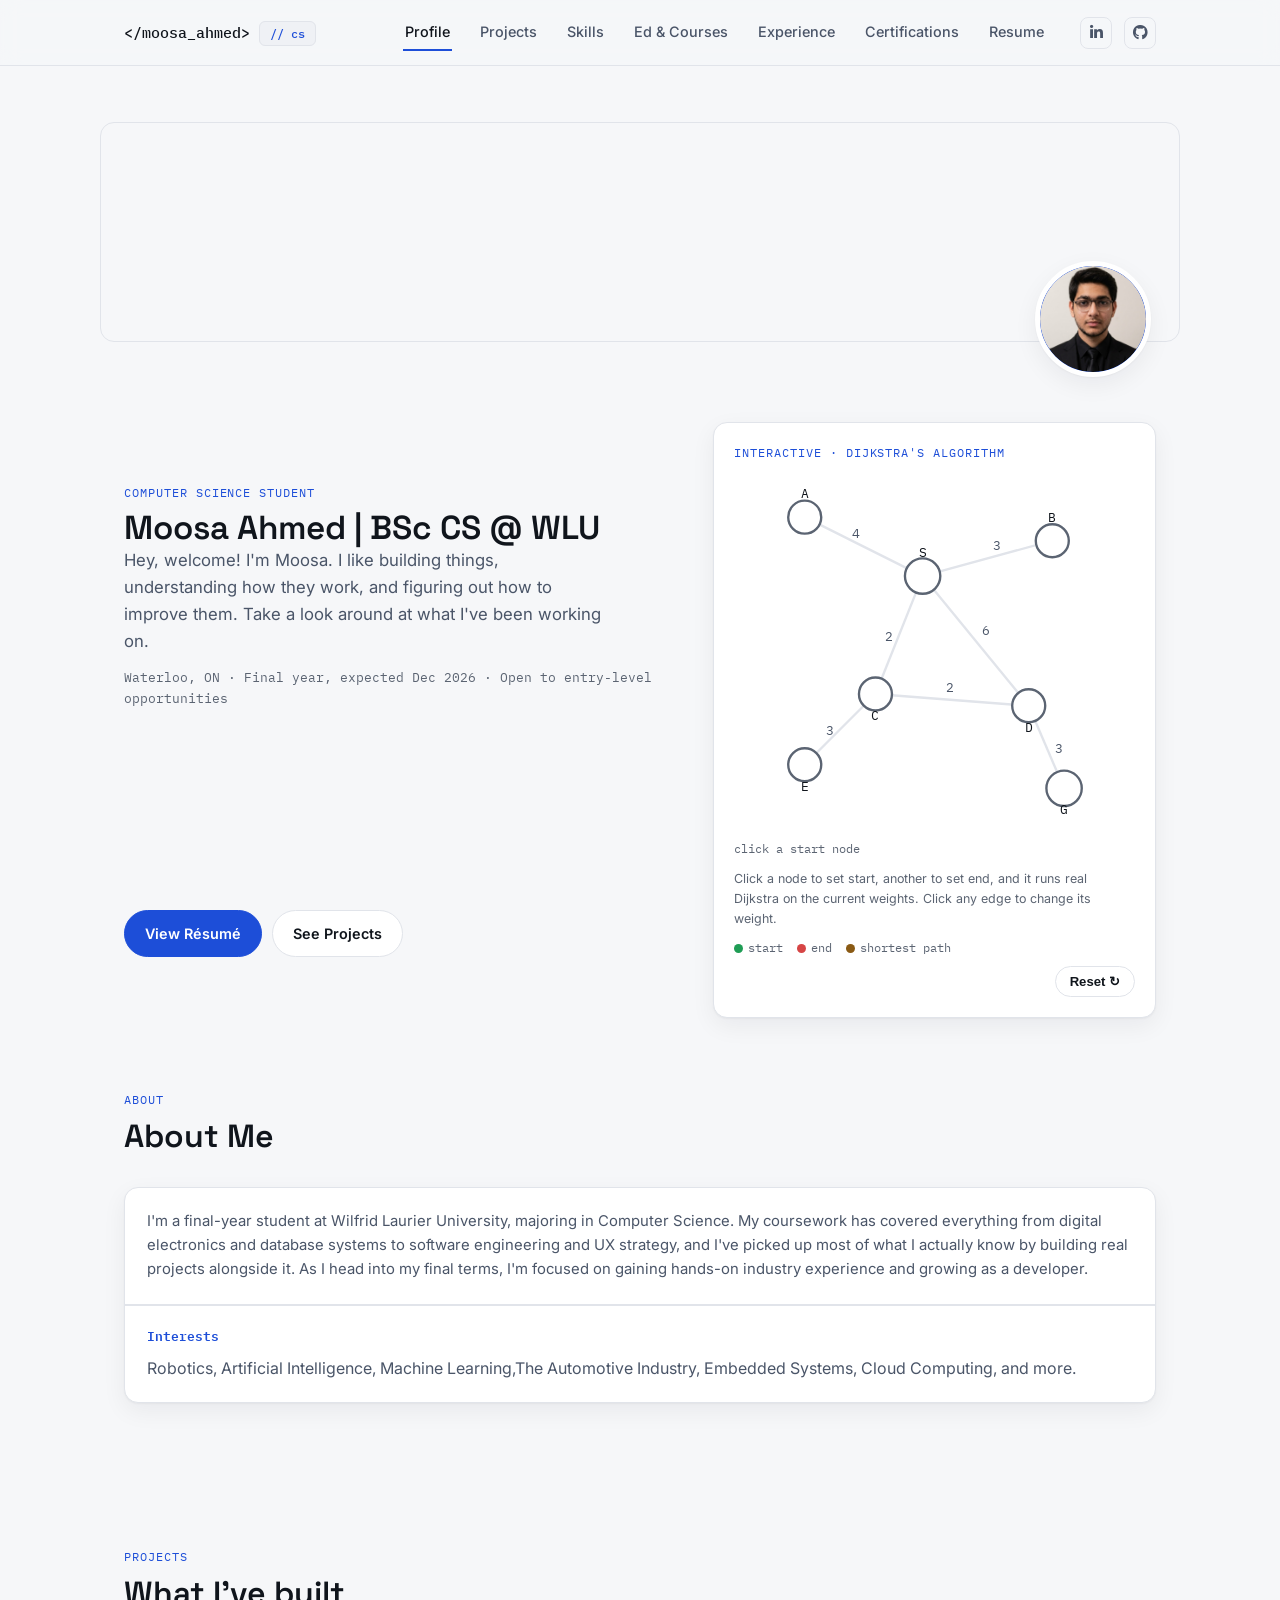
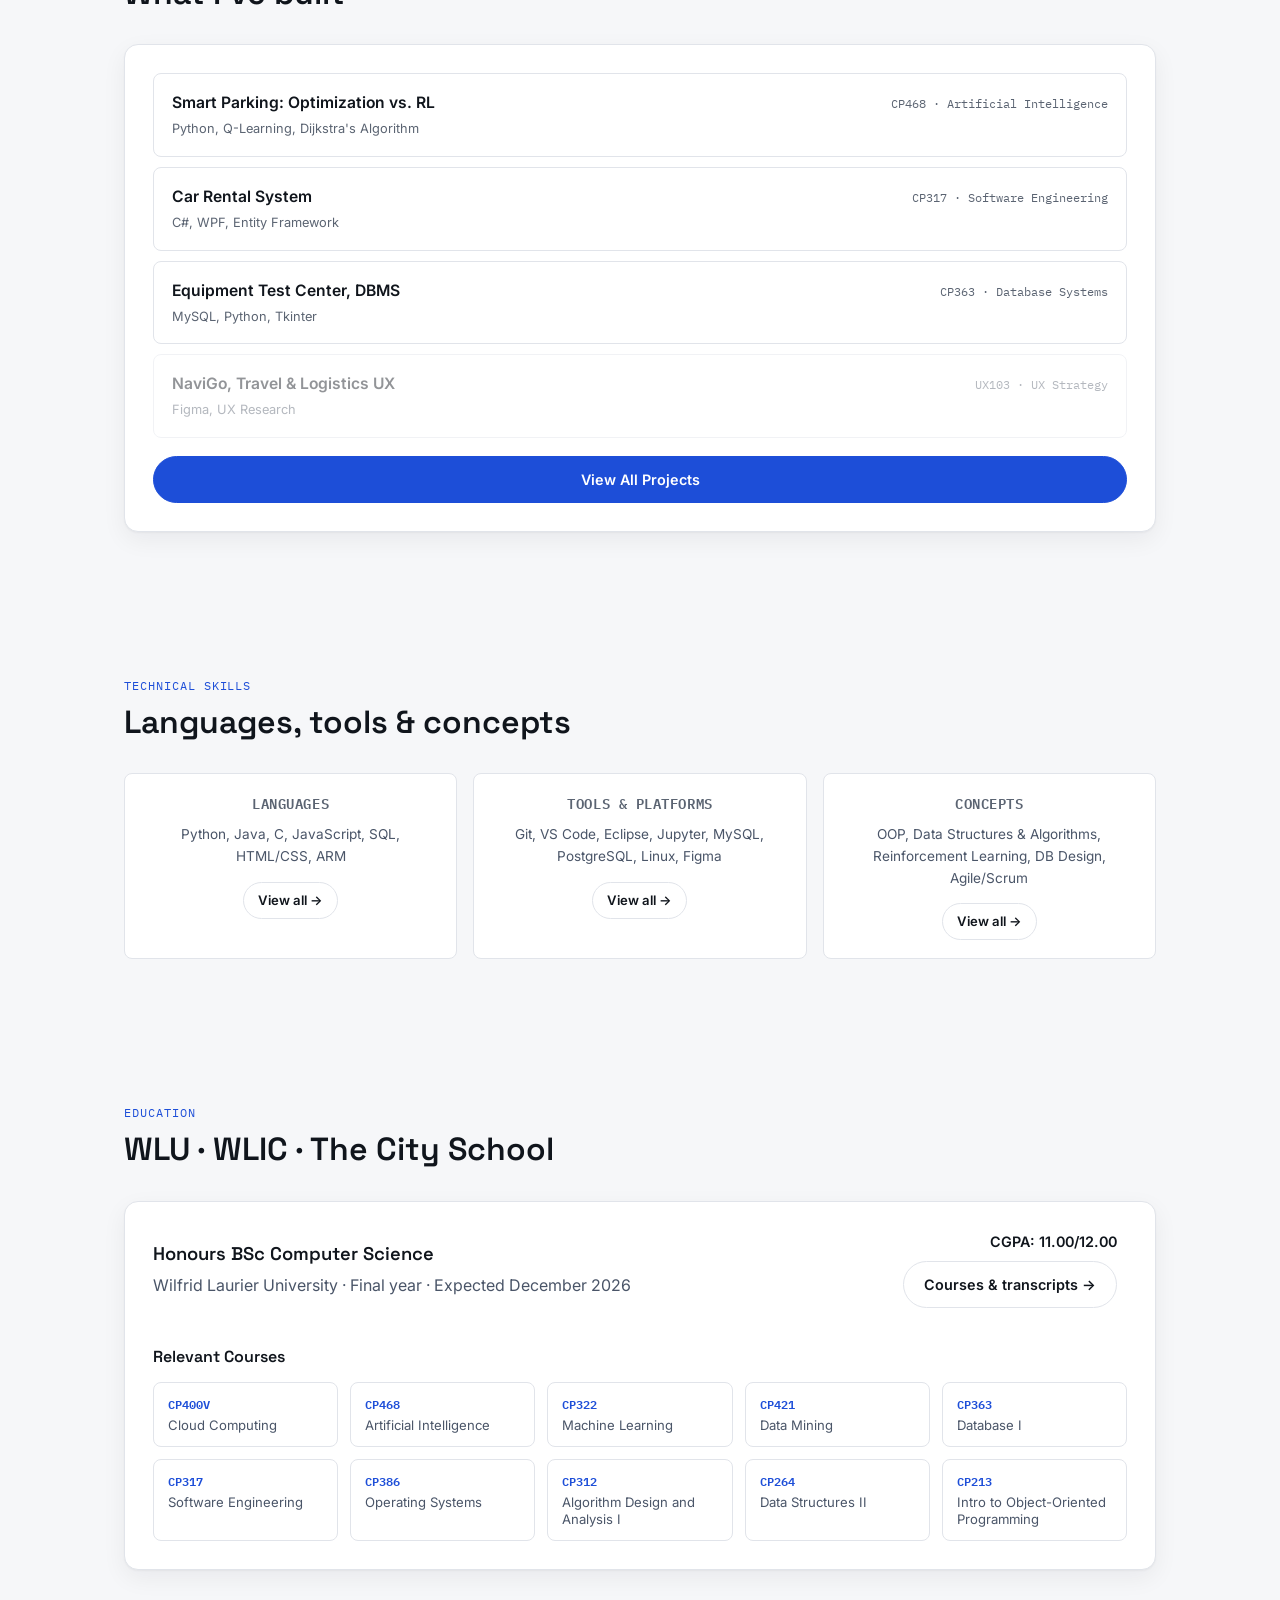
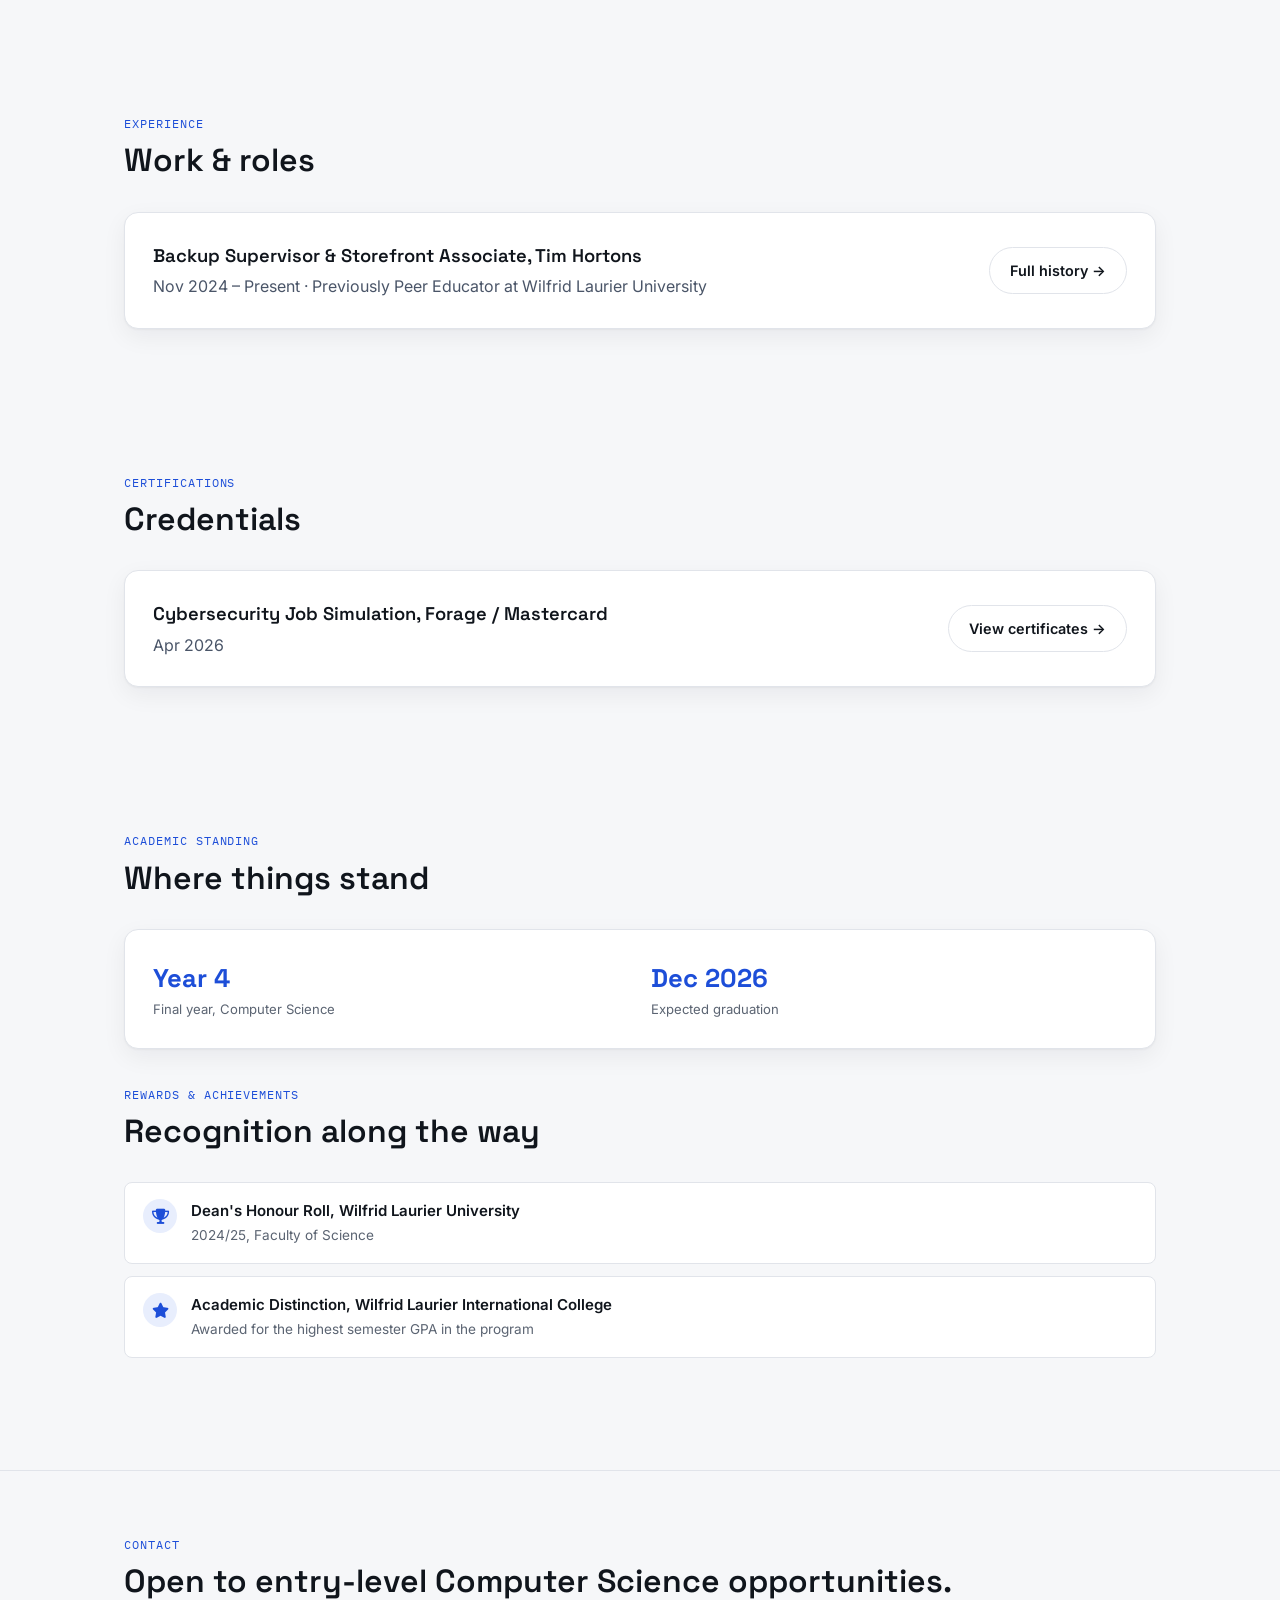
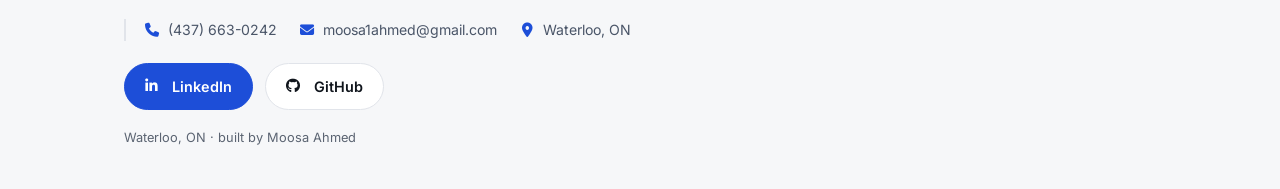
<file: index.html>
<!DOCTYPE html>
<html lang="en">
<head>
<meta charset="UTF-8">
<meta name="viewport" content="width=device-width, initial-scale=1.0">
<link rel="icon" type="image/svg+xml" href="assets/favicon.svg">
<link rel="icon" type="image/png" href="assets/favicon.png">
<link rel="apple-touch-icon" href="assets/favicon.png">
<meta name="theme-color" content="#1D4ED8">
<title>Moosa Ahmed · Computer Science Student</title>
<meta name="description" content="Final-year Computer Science student at Wilfrid Laurier University. Projects spanning software development, databases, algorithms, AI, and UX.">
<meta property="og:type" content="website">
<meta property="og:title" content="Moosa Ahmed - Computer Science Student">
<meta property="og:description" content="Final-year Computer Science student at Wilfrid Laurier University. Projects spanning software development, databases, algorithms, AI, and UX.">
<meta property="og:url" content="https://moosa1ahmed-ctrl.github.io/Portfolio/">
<meta property="og:image" content="https://moosa1ahmed-ctrl.github.io/Portfolio/assets/cover-banner.jpg">
<meta name="twitter:card" content="summary_large_image">
<meta name="twitter:title" content="Moosa Ahmed - Computer Science Student">
<meta name="twitter:description" content="Final-year Computer Science student at Wilfrid Laurier University. Projects spanning software development, databases, algorithms, AI, and UX.">
<link rel="preconnect" href="https://fonts.googleapis.com">
<link rel="preconnect" href="https://fonts.gstatic.com" crossorigin>
<link href="https://fonts.googleapis.com/css2?family=Space+Grotesk:wght@500;600;700&family=Inter:wght@400;500;600&family=IBM+Plex+Mono:wght@400;500&display=swap" rel="stylesheet">
<link rel="stylesheet" href="https://cdnjs.cloudflare.com/ajax/libs/font-awesome/6.5.1/css/all.min.css">
<link rel="stylesheet" href="styles.css">
</head>
<body>
<noscript><style>.reveal{opacity:1!important;transform:none!important;}</style></noscript>

<nav>
  <div class="wrap navwrap">
    <a href="index.html" class="brand">&lt;/moosa_ahmed&gt; <span class="tag">// cs</span></a>
    <button class="menu-toggle" id="menuToggle" aria-label="Toggle menu" aria-expanded="false" aria-controls="navlinks">☰</button>
    <div class="navlinks" id="navlinks">
      <a href="index.html">Profile</a>
      <a href="projects.html">Projects</a>
      <a href="skills.html">Skills</a>
      <a href="education.html">Ed &amp; Courses</a>
      <a href="experience.html">Experience</a>
      <a href="certifications.html">Certifications</a>
      <a href="resume.html">Resume</a>
      <div class="navsocial">
        <a href="https://www.linkedin.com/in/moosa-ahmed-/" target="_blank" rel="noopener" aria-label="LinkedIn"><i class="fa-brands fa-linkedin-in"></i></a>
        <a href="https://github.com/moosa1ahmed-ctrl" target="_blank" rel="noopener" aria-label="GitHub"><i class="fa-brands fa-github"></i></a>
      </div>
    </div>
  </div>
</nav>

<main>

<header class="hero wrap">
  <div class="photo-banner reveal">
    <div class="avatar-circle"><img src="assets/profile-photo.jpg" alt="Moosa Ahmed" class="avatar-photo"></div>

  </div>
</header>

<section class="wrap hero-content">
  <div class="hero-grid">
    <div class="hero-intro reveal">
      <div class="eyebrow">Computer Science Student</div>
      <h1 class="hero-name">Moosa Ahmed | BSc CS @ WLU</h1>
      <p class="lede">Hey, welcome! I'm Moosa. I like building things, understanding how they work, and figuring out how to improve them. Take a look around at what I've been working on.</p>
      <div class="hero-meta">Waterloo, ON<span class="sep">·</span>Final year, expected Dec 2026<span class="sep">·</span>Open to entry-level opportunities</div>
    </div>
    <div class="schematic-wrap reveal">
      <div class="schematic-card" id="schematicCard">
        <div class="schematic-head">
          <div class="eyebrow">Interactive · Dijkstra's algorithm</div>
        </div>
        <svg viewBox="0 0 340 300" width="100%" id="schematicSvg">
          <line class="edge" id="e-A-S" x1="60" y1="40" x2="160" y2="90"/>
          <line class="edge" id="e-S-B" x1="160" y1="90" x2="270" y2="60"/>
          <line class="edge" id="e-S-C" x1="160" y1="90" x2="120" y2="190"/>
          <line class="edge" id="e-S-D" x1="160" y1="90" x2="250" y2="200"/>
          <line class="edge" id="e-C-E" x1="120" y1="190" x2="60" y2="250"/>
          <line class="edge" id="e-C-D" x1="120" y1="190" x2="250" y2="200"/>
          <line class="edge" id="e-D-G" x1="250" y1="200" x2="280" y2="270"/>

          <text class="edge-weight-label" id="lbl-e-A-S" x="100" y="58"></text>
          <text class="edge-weight-label" id="lbl-e-S-B" x="220" y="68"></text>
          <text class="edge-weight-label" id="lbl-e-S-C" x="128" y="145"></text>
          <text class="edge-weight-label" id="lbl-e-S-D" x="210" y="140"></text>
          <text class="edge-weight-label" id="lbl-e-C-E" x="78" y="225"></text>
          <text class="edge-weight-label" id="lbl-e-C-D" x="180" y="188"></text>
          <text class="edge-weight-label" id="lbl-e-D-G" x="272" y="240"></text>

          <g id="n-A"><circle class="node" cx="60" cy="40" r="14"/><text class="node-label" x="60" y="24" text-anchor="middle">A</text></g>
          <g id="n-B"><circle class="node" cx="270" cy="60" r="14"/><text class="node-label" x="270" y="44" text-anchor="middle">B</text></g>
          <g id="n-S"><circle class="node" cx="160" cy="90" r="15"/><text class="node-label" x="160" y="74" text-anchor="middle">S</text></g>
          <g id="n-C"><circle class="node" cx="120" cy="190" r="14"/><text class="node-label" x="120" y="212" text-anchor="middle">C</text></g>
          <g id="n-D"><circle class="node" cx="250" cy="200" r="14"/><text class="node-label" x="250" y="222" text-anchor="middle">D</text></g>
          <g id="n-E"><circle class="node" cx="60" cy="250" r="14"/><text class="node-label" x="60" y="272" text-anchor="middle">E</text></g>
          <g id="n-G"><circle class="node" cx="280" cy="270" r="15"/><text class="node-label" x="280" y="292" text-anchor="middle">G</text></g>
        </svg>
        <p id="statusLabel">click a start node</p>
        <p class="dij-instructions">Click a node to set start, another to set end, and it runs real Dijkstra on the current weights. Click any edge to change its weight.</p>
        <div class="dij-legend">
          <span><span class="legend-dot start"></span>start</span>
          <span><span class="legend-dot end"></span>end</span>
          <span><span class="legend-dot path"></span>shortest path</span>
        </div>
        <div class="schematic-foot">
          <button class="btn small" id="runBtn">Reset ↻</button>
        </div>
      </div>
    </div>
    <div class="cta-row reveal">
      <a href="resume.html" class="btn solid">View Résumé</a>
      <a href="projects.html" class="btn">See Projects</a>
    </div>
  </div>
</section>

<section id="about">
  <div class="wrap">
    <div class="sec-head reveal">
      <div class="eyebrow">About</div>
      <h2>About Me</h2>
    </div>
    <div class="card about-card reveal">
      <div class="about-intro">
        <p>I'm a final-year student at Wilfrid Laurier University, majoring in Computer Science. My coursework has covered everything from digital electronics and database systems to software engineering and UX strategy, and I've picked up most of what I actually know by building real projects alongside it. As I head into my final terms, I'm focused on gaining hands-on industry experience and growing as a developer.</p>
      </div>
      
      <div class="interests-box">
        <div class="ld-title">Interests</div>
        <p>Robotics, Artificial Intelligence, Machine Learning,The Automotive Industry, Embedded Systems, Cloud Computing, and more.</p>
      </div>
    </div>
  </div>
</section>

<section id="projects-preview">
  <div class="wrap">
    <div class="sec-head reveal">
      <div class="eyebrow">Projects</div>
      <h2>What I've built</h2>
    </div>
    <div class="card reveal">
      <div class="preview-list">
        <a class="preview-row" href="projects.html#proj-smart-parking">
          <div class="prow-top">
            <span class="pname">Smart Parking: Optimization vs. RL</span>
            <span class="ptag">CP468 · Artificial Intelligence</span>
          </div>
          <span class="ptools">Python, Q-Learning, Dijkstra's Algorithm</span>
        </a>
        <a class="preview-row" href="projects.html#proj-car-rental">
          <div class="prow-top">
            <span class="pname">Car Rental System</span>
            <span class="ptag">CP317 · Software Engineering</span>
          </div>
          <span class="ptools">C#, WPF, Entity Framework</span>
        </a>
        <a class="preview-row" href="projects.html#proj-equipment-test-center">
          <div class="prow-top">
            <span class="pname">Equipment Test Center, DBMS</span>
            <span class="ptag">CP363 · Database Systems</span>
          </div>
          <span class="ptools">MySQL, Python, Tkinter</span>
        </a>
        <a class="preview-row dim">
          <div class="prow-top">
            <span class="pname">NaviGo, Travel &amp; Logistics UX</span>
            <span class="ptag">UX103 · UX Strategy</span>
          </div>
          <span class="ptools">Figma, UX Research</span>
        </a>
      </div>
      <a href="projects.html" class="btn solid btn-full">View All Projects</a>
    </div>
  </div>
</section>

<section id="skills-preview">
  <div class="wrap">
    <div class="sec-head reveal">
      <div class="eyebrow">Technical Skills</div>
      <h2>Languages, tools &amp; concepts</h2>
    </div>
    <div class="skills-3col reveal">
      <div class="skill-col">
        <h4>Languages</h4>
        <p class="skill-preview-text">Python, Java, C, JavaScript, SQL, HTML/CSS, ARM</p>
        <a href="skills.html" class="btn small">View all →</a>
      </div>
      <div class="skill-col">
        <h4>Tools &amp; Platforms</h4>
        <p class="skill-preview-text">Git, VS Code, Eclipse, Jupyter, MySQL, PostgreSQL, Linux, Figma</p>
        <a href="skills.html" class="btn small">View all →</a>
      </div>
      <div class="skill-col">
        <h4>Concepts</h4>
        <p class="skill-preview-text">OOP, Data Structures &amp; Algorithms, Reinforcement Learning, DB Design, Agile/Scrum</p>
        <a href="skills.html" class="btn small">View all →</a>
      </div>
    </div>
  </div>
</section>

<section id="education-preview">
  <div class="wrap">
    <div class="sec-head reveal">
      <div class="eyebrow">Education</div>
      <h2>WLU · WLIC · The City School</h2>
    </div>
    <div class="card reveal preview-card-row">
      <div>
        <h3 class="preview-title">Honours BSc Computer Science</h3>
        <p>Wilfrid Laurier University · Final year · Expected December 2026</p>
        <span class="cgpa-line cgpa-mobile">CGPA: 11.00/12.00</span>
      </div>
      <div class="edu-cta">
        <span class="cgpa-line cgpa-desktop">CGPA: 11.00/12.00</span>
        <a href="education.html" class="btn">Courses &amp; transcripts →</a>
      </div>
      <div class="relevant-courses reveal">
      <h3 class="rc-heading">Relevant Courses</h3>
      <div class="rc-grid" id="rcGrid">
        <div class="rc-card"><span class="rc-code">CP400V</span><span class="rc-name">Cloud Computing</span></div>
        <div class="rc-card"><span class="rc-code">CP468</span><span class="rc-name">Artificial Intelligence</span></div>
        <div class="rc-card"><span class="rc-code">CP322</span><span class="rc-name">Machine Learning</span></div>
        <div class="rc-card"><span class="rc-code">CP421</span><span class="rc-name">Data Mining</span></div>
        <div class="rc-card rc-extra"><span class="rc-code">CP363</span><span class="rc-name">Database I</span></div>
        <div class="rc-card rc-extra"><span class="rc-code">CP317</span><span class="rc-name">Software Engineering</span></div>
        <div class="rc-card rc-extra"><span class="rc-code">CP386</span><span class="rc-name">Operating Systems</span></div>
        <div class="rc-card rc-extra"><span class="rc-code">CP312</span><span class="rc-name">Algorithm Design and Analysis I</span></div>
        <div class="rc-card rc-extra"><span class="rc-code">CP264</span><span class="rc-name">Data Structures II</span></div>
        <div class="rc-card rc-extra"><span class="rc-code">CP213</span><span class="rc-name">Intro to Object-Oriented Programming</span></div>
      </div>
      <button type="button" class="rc-toggle" id="rcToggle" aria-expanded="false">
        <span>Show more courses</span> <i class="fa-solid fa-chevron-down"></i>
      </button>
    </div>
    </div>
  </div>
</section>

<section id="experience-preview">
  <div class="wrap">
    <div class="sec-head reveal">
      <div class="eyebrow">Experience</div>
      <h2>Work &amp; roles</h2>
    </div>
    <div class="card reveal preview-card-row">
      <div>
        <h3 class="preview-title">Backup Supervisor &amp; Storefront Associate, Tim Hortons</h3>
        <p>Nov 2024 – Present · Previously Peer Educator at Wilfrid Laurier University</p>
      </div>
      <a href="experience.html" class="btn">Full history →</a>
    </div>
  </div>
</section>

<section id="certifications-preview">
  <div class="wrap">
    <div class="sec-head reveal">
      <div class="eyebrow">Certifications</div>
      <h2>Credentials</h2>
    </div>
    <div class="card reveal preview-card-row">
      <div>
        <h3 class="preview-title">Cybersecurity Job Simulation, Forage / Mastercard</h3>
        <p>Apr 2026</p>
      </div>
      <a href="certifications.html" class="btn">View certificates →</a>
    </div>
  </div>
</section>

<section id="achievements">
  <div class="wrap">
    <div class="sec-head reveal">
      <div class="eyebrow">Academic Standing</div>
      <h2>Where things stand</h2>
    </div>
    <div class="card achieve-card reveal">
      <div class="achieve-stat">
        <div class="num">Year 4</div>
        <div class="label">Final year, Computer Science</div>
      </div>
      <div class="achieve-stat">
        <div class="num">Dec 2026</div>
        <div class="label">Expected graduation</div>
      </div>
    </div>

    <div class="sec-head reveal sec-head-spaced">
      <div class="eyebrow">Rewards &amp; Achievements</div>
      <h2>Recognition along the way</h2>
    </div>

    <div class="rewards-list reveal">

      <div class="reward-row">
        <div class="reward-icon"><i class="fa-solid fa-trophy"></i></div>
        <div>
          <div class="reward-title">Dean's Honour Roll, Wilfrid Laurier University</div>
          <div class="reward-desc">2024/25, Faculty of Science</div>
        </div>
      </div>

      <div class="reward-row">
        <div class="reward-icon"><i class="fa-solid fa-star"></i></div>
        <div>
          <div class="reward-title">Academic Distinction, Wilfrid Laurier International College</div>
          <div class="reward-desc">Awarded for the highest semester GPA in the program</div>
        </div>
      </div>

    </div>
  </div>
</section>

</main>

<footer id="contact">
  <div class="wrap">
    <div class="eyebrow reveal">Contact</div>
    <h2 class="reveal">Open to entry-level Computer Science opportunities.</h2>
    <div class="contact-rail reveal">
      <span class="contact-rail-item"><i class="fa-solid fa-phone"></i> (437) 663-0242</span>
      <span class="contact-rail-item"><i class="fa-solid fa-envelope"></i> moosa1ahmed@gmail.com</span>
      <span class="contact-rail-item"><i class="fa-solid fa-location-dot"></i> Waterloo, ON</span>
    </div>
    <div class="contact-row reveal">
      <a class="btn solid" href="https://www.linkedin.com/in/moosa-ahmed-/" target="_blank" rel="noopener"><i class="fa-brands fa-linkedin-in"></i>&nbsp; LinkedIn</a>
      <a class="btn" href="https://github.com/moosa1ahmed-ctrl" target="_blank" rel="noopener"><i class="fa-brands fa-github"></i>&nbsp; GitHub</a>
    </div>
    <div class="fine">Waterloo, ON · built by Moosa Ahmed</div>
  </div>
</footer>

<script src="script.js"></script>
</body>
</html>
</file>
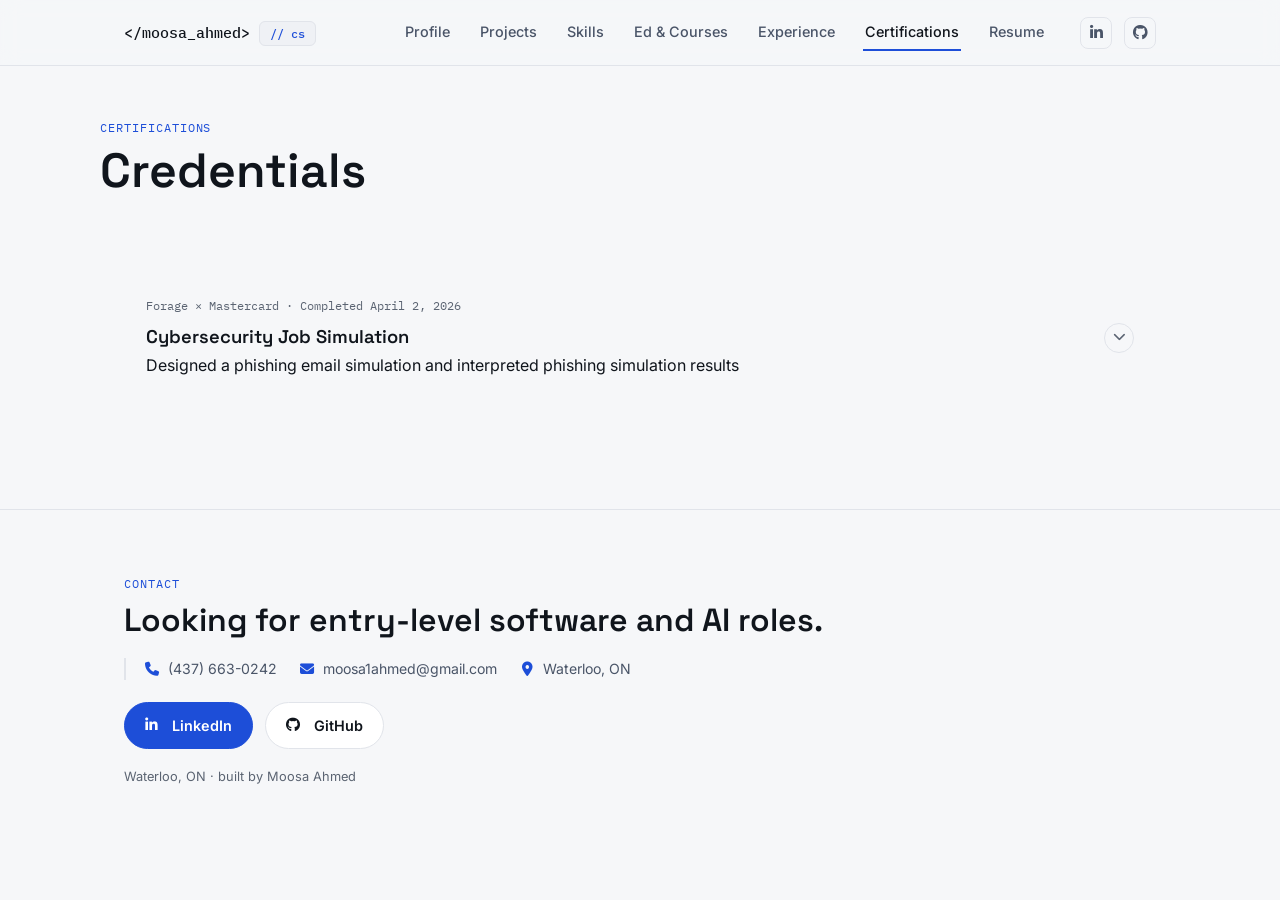
<file: certifications.html>
<!DOCTYPE html>
<html lang="en">
<head>
<meta charset="UTF-8">
<meta name="viewport" content="width=device-width, initial-scale=1.0">
<link rel="icon" type="image/svg+xml" href="assets/favicon.svg">
<link rel="icon" type="image/png" href="assets/favicon.png">
<link rel="apple-touch-icon" href="assets/favicon.png">
<meta name="theme-color" content="#1D4ED8">
<title>Certifications · Moosa Ahmed</title>
<meta name="description" content="Certifications and credentials earned by Moosa Ahmed.">
<meta property="og:type" content="website">
<meta property="og:title" content="Certifications · Moosa Ahmed">
<meta property="og:description" content="Certifications and credentials earned by Moosa Ahmed.">
<meta property="og:url" content="https://moosa1ahmed-ctrl.github.io/Portfolio/certifications.html">
<meta property="og:image" content="https://moosa1ahmed-ctrl.github.io/Portfolio/assets/cover-banner.jpg">
<meta name="twitter:card" content="summary_large_image">
<meta name="twitter:title" content="Certifications · Moosa Ahmed">
<meta name="twitter:description" content="Certifications and credentials earned by Moosa Ahmed.">
<link rel="preconnect" href="https://fonts.googleapis.com">
<link rel="preconnect" href="https://fonts.gstatic.com" crossorigin>
<link href="https://fonts.googleapis.com/css2?family=Space+Grotesk:wght@500;600;700&family=Inter:wght@400;500;600&family=IBM+Plex+Mono:wght@400;500&display=swap" rel="stylesheet">
<link rel="stylesheet" href="https://cdnjs.cloudflare.com/ajax/libs/font-awesome/6.5.1/css/all.min.css">
<link rel="stylesheet" href="styles.css">
</head>
<body>
<noscript><style>.reveal{opacity:1!important;transform:none!important;}</style></noscript>

<nav>
  <div class="wrap navwrap">
    <a href="index.html" class="brand">&lt;/moosa_ahmed&gt; <span class="tag">// cs</span></a>
    <button class="menu-toggle" id="menuToggle" aria-label="Toggle menu" aria-expanded="false" aria-controls="navlinks">☰</button>
    <div class="navlinks" id="navlinks">
      <a href="index.html">Profile</a>
      <a href="projects.html">Projects</a>
      <a href="skills.html">Skills</a>
      <a href="education.html">Ed &amp; Courses</a>
      <a href="experience.html">Experience</a>
      <a href="certifications.html">Certifications</a>
      <a href="resume.html">Resume</a>
      <div class="navsocial">
        <a href="https://www.linkedin.com/in/moosa-ahmed-/" target="_blank" rel="noopener" aria-label="LinkedIn"><i class="fa-brands fa-linkedin-in"></i></a>
        <a href="https://github.com/moosa1ahmed-ctrl" target="_blank" rel="noopener" aria-label="GitHub"><i class="fa-brands fa-github"></i></a>
      </div>
    </div>
  </div>
</nav>

<main>

<header class="page-head wrap reveal">
  <div class="eyebrow">Certifications</div>
  <h1>Credentials</h1>
</header>

<section>
  <div class="wrap">
    <div class="accordion reveal">

      <div class="doc-acc-item">
        <div class="doc-acc-head">
          <div>
            <div class="cert-issuer">Forage × Mastercard · Completed April 2, 2026</div>
            <h3 class="doc-title">Cybersecurity Job Simulation</h3>
            <span class="ptag">Designed a phishing email simulation and interpreted phishing simulation results</span>
          </div>
          <div class="acc-toggle"><i class="fa-solid fa-chevron-down"></i></div>
        </div>
        <div class="doc-acc-body"><iframe src="assets/cybersecurity-forage-certificate.pdf" title="Cybersecurity Job Simulation certificate"></iframe></div>
      </div>

    </div>
  </div>
</section>

</main>

<footer id="contact">
  <div class="wrap">
    <div class="eyebrow reveal">Contact</div>
    <h2 class="reveal">Looking for entry-level software and AI roles.</h2>
    <div class="contact-rail reveal">
      <span class="contact-rail-item"><i class="fa-solid fa-phone"></i> (437) 663-0242</span>
      <span class="contact-rail-item"><i class="fa-solid fa-envelope"></i> moosa1ahmed@gmail.com</span>
      <span class="contact-rail-item"><i class="fa-solid fa-location-dot"></i> Waterloo, ON</span>
    </div>
    <div class="contact-row reveal">
      <a class="btn solid" href="https://www.linkedin.com/in/moosa-ahmed-/" target="_blank" rel="noopener"><i class="fa-brands fa-linkedin-in"></i>&nbsp; LinkedIn</a>
      <a class="btn" href="https://github.com/moosa1ahmed-ctrl" target="_blank" rel="noopener"><i class="fa-brands fa-github"></i>&nbsp; GitHub</a>
    </div>
    <div class="fine">Waterloo, ON · built by Moosa Ahmed</div>
  </div>
</footer>

<script src="script.js"></script>
</body>
</html>
</file>
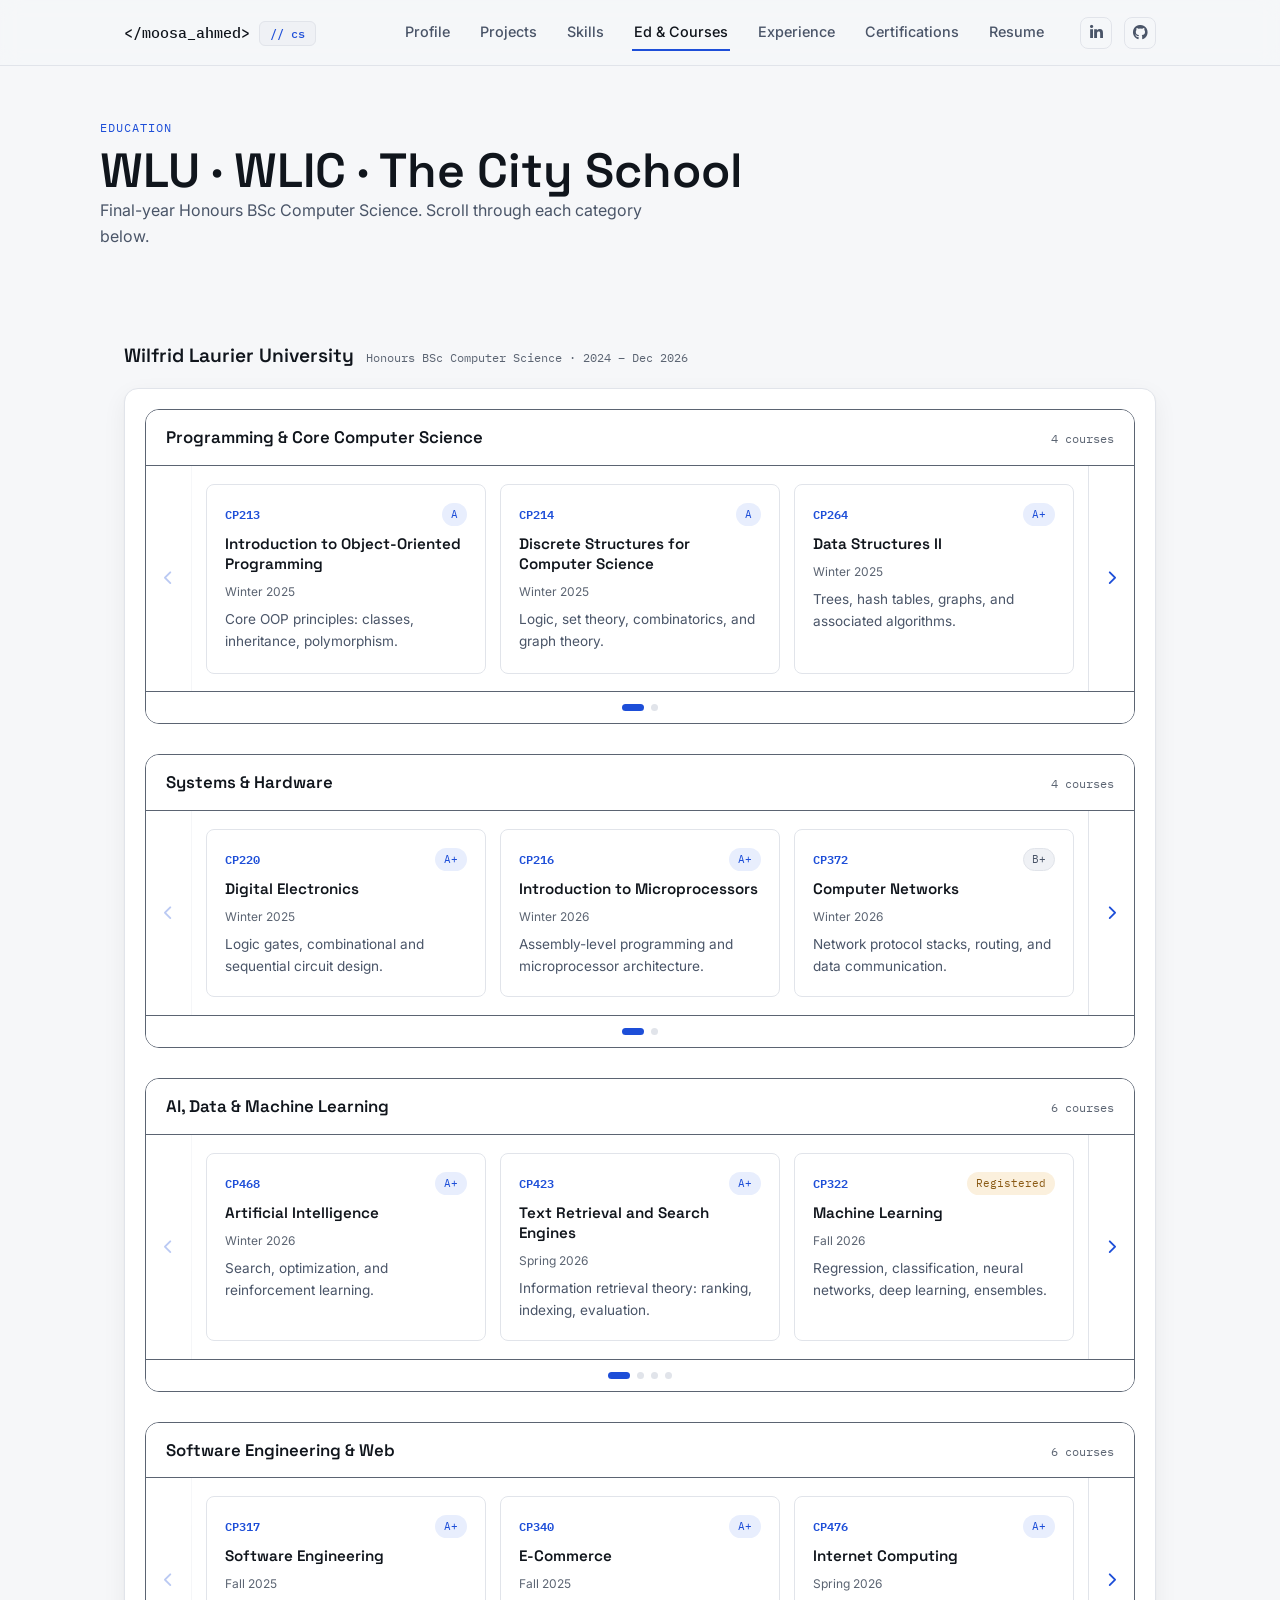
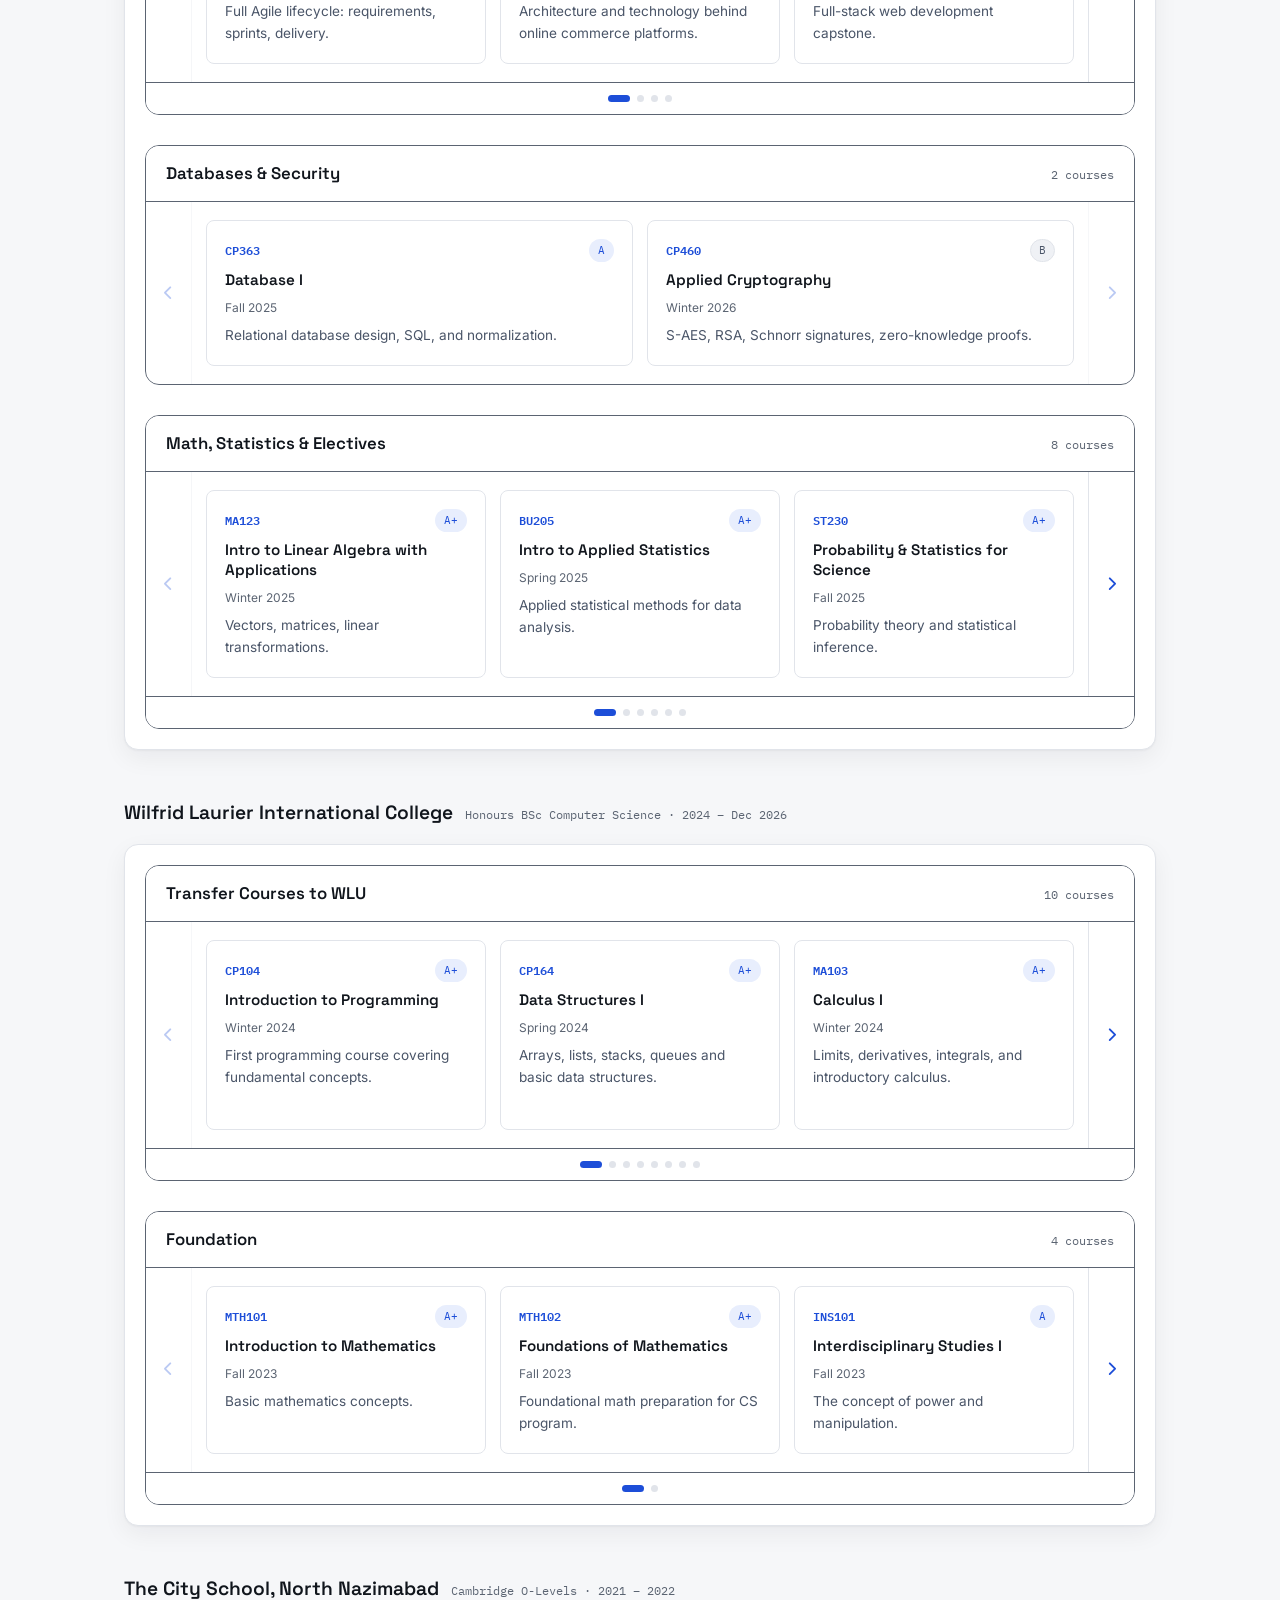
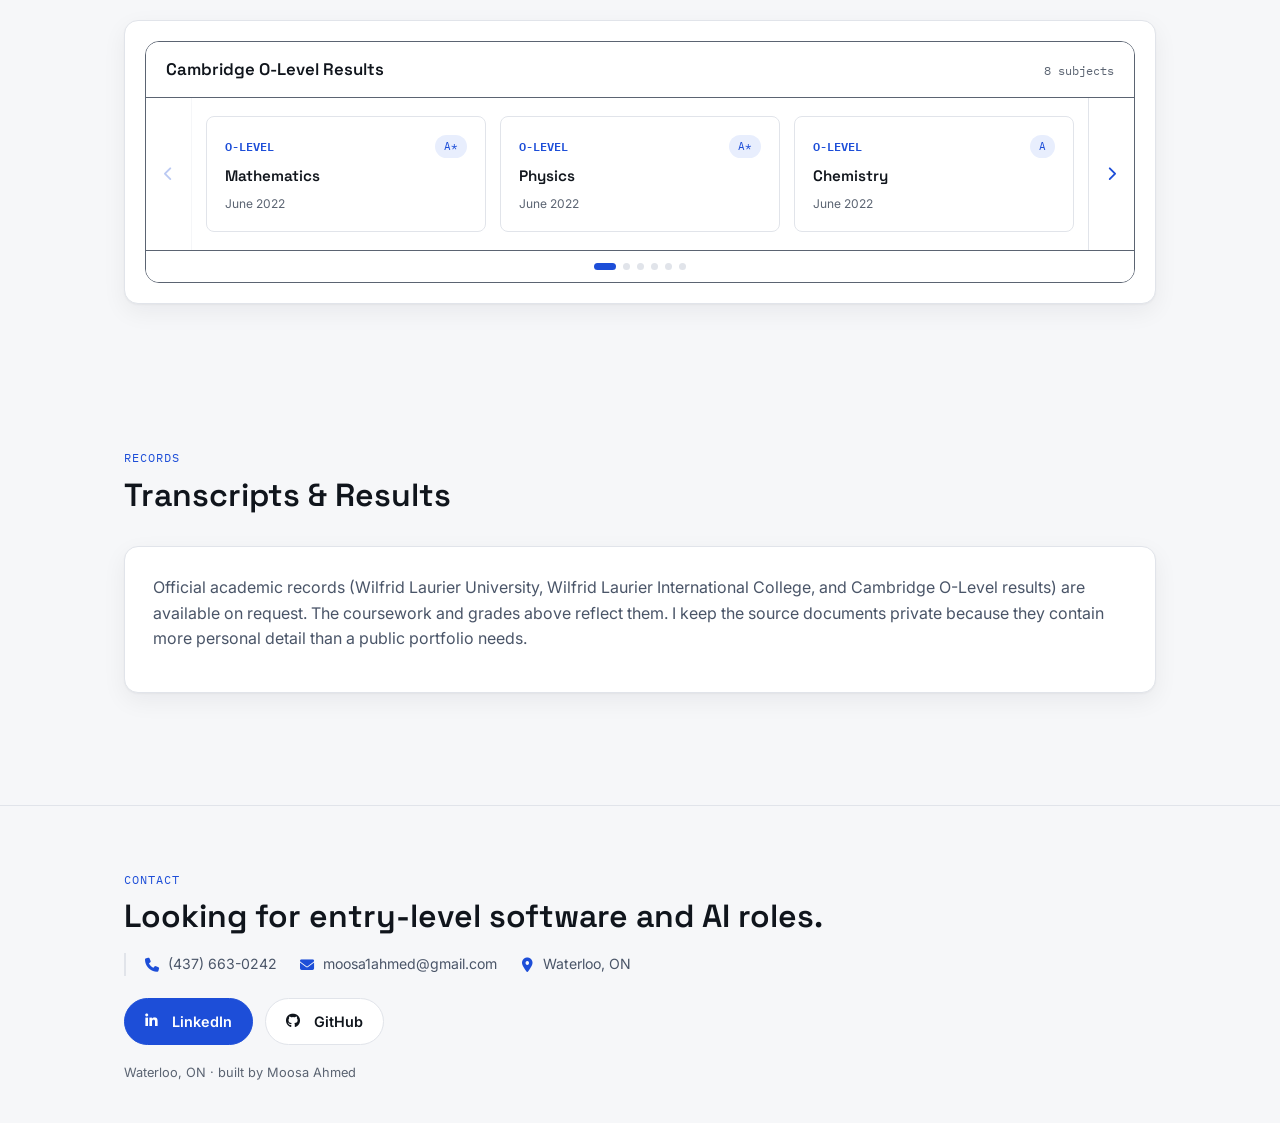
<file: education.html>
<!DOCTYPE html>
<html lang="en">
<head>
<meta charset="UTF-8">
<meta name="viewport" content="width=device-width, initial-scale=1.0">
<link rel="icon" type="image/svg+xml" href="assets/favicon.svg">
<link rel="icon" type="image/png" href="assets/favicon.png">
<link rel="apple-touch-icon" href="assets/favicon.png">
<meta name="theme-color" content="#1D4ED8">
<title>Education &amp; Courses · Moosa Ahmed</title>
<meta name="description" content="Education history and coursework for Moosa Ahmed, Honours BSc Computer Science at Wilfrid Laurier University.">
<meta property="og:type" content="website">
<meta property="og:title" content="Education & Courses · Moosa Ahmed">
<meta property="og:description" content="Education history and coursework for Moosa Ahmed, Honours BSc Computer Science at Wilfrid Laurier University.">
<meta property="og:url" content="https://moosa1ahmed-ctrl.github.io/Portfolio/education.html">
<meta property="og:image" content="https://moosa1ahmed-ctrl.github.io/Portfolio/assets/cover-banner.jpg">
<meta name="twitter:card" content="summary_large_image">
<meta name="twitter:title" content="Education & Courses · Moosa Ahmed">
<meta name="twitter:description" content="Education history and coursework for Moosa Ahmed, Honours BSc Computer Science at Wilfrid Laurier University.">
<link rel="preconnect" href="https://fonts.googleapis.com">
<link rel="preconnect" href="https://fonts.gstatic.com" crossorigin>
<link href="https://fonts.googleapis.com/css2?family=Space+Grotesk:wght@500;600;700&family=Inter:wght@400;500;600&family=IBM+Plex+Mono:wght@400;500&display=swap" rel="stylesheet">
<link rel="stylesheet" href="https://cdnjs.cloudflare.com/ajax/libs/font-awesome/6.5.1/css/all.min.css">
<link rel="stylesheet" href="styles.css">
</head>
<body>
<noscript><style>.reveal{opacity:1!important;transform:none!important;}</style></noscript>

<nav>
  <div class="wrap navwrap">
    <a href="index.html" class="brand">&lt;/moosa_ahmed&gt; <span class="tag">// cs</span></a>
    <button class="menu-toggle" id="menuToggle" aria-label="Toggle menu" aria-expanded="false" aria-controls="navlinks">☰</button>
    <div class="navlinks" id="navlinks">
      <a href="index.html">Profile</a>
      <a href="projects.html">Projects</a>
      <a href="skills.html">Skills</a>
      <a href="education.html">Ed &amp; Courses</a>
      <a href="experience.html">Experience</a>
      <a href="certifications.html">Certifications</a>
      <a href="resume.html">Resume</a>
      <div class="navsocial">
        <a href="https://www.linkedin.com/in/moosa-ahmed-/" target="_blank" rel="noopener" aria-label="LinkedIn"><i class="fa-brands fa-linkedin-in"></i></a>
        <a href="https://github.com/moosa1ahmed-ctrl" target="_blank" rel="noopener" aria-label="GitHub"><i class="fa-brands fa-github"></i></a>
      </div>
    </div>
  </div>
</nav>

<main>

<header class="page-head wrap reveal">
  <div class="eyebrow">Education</div>
  <h1>WLU · WLIC · The City School</h1>
  <p class="sec-sub">Final-year Honours BSc Computer Science. Scroll through each category below.</p>
</header>

<section>
  <div class="wrap">

    <div class="institution-block reveal">
      <div class="institution-head"><h3>Wilfrid Laurier University</h3><span class="institution-meta">Honours BSc Computer Science · 2024 – Dec 2026</span></div>
      <div class="institution-outer">

        <div class="course-category crsl" data-crsl>
          <div class="crsl-top">
            <h3 class="crsl-title">Programming &amp; Core Computer Science</h3>
            <span class="crsl-count">4 courses</span>
          </div>
          <div class="crsl-body">
            <button type="button" class="crsl-arrow crsl-prev" aria-label="Previous courses"><i class="fa-solid fa-chevron-left"></i></button>
            <div class="crsl-viewport">
              <div class="crsl-track">
            <div class="course-card2"><div class="ccode-row"><span class="ccode">CP213</span><span class="grade-pill strong">A</span></div><h4>Introduction to Object-Oriented Programming</h4><span class="cterm">Winter 2025</span><p>Core OOP principles: classes, inheritance, polymorphism.</p></div>
            <div class="course-card2"><div class="ccode-row"><span class="ccode">CP214</span><span class="grade-pill strong">A</span></div><h4>Discrete Structures for Computer Science</h4><span class="cterm">Winter 2025</span><p>Logic, set theory, combinatorics, and graph theory.</p></div>
            <div class="course-card2"><div class="ccode-row"><span class="ccode">CP264</span><span class="grade-pill strong">A+</span></div><h4>Data Structures II</h4><span class="cterm">Winter 2025</span><p>Trees, hash tables, graphs, and associated algorithms.</p></div>
            <div class="course-card2"><div class="ccode-row"><span class="ccode">CP312</span><span class="grade-pill strong">A+</span></div><h4>Algorithm Design and Analysis I</h4><span class="cterm">Fall 2025</span><p>Divide-and-conquer, greedy, dynamic programming, complexity analysis.</p></div>
              </div>
            </div>
            <button type="button" class="crsl-arrow crsl-next" aria-label="Next courses"><i class="fa-solid fa-chevron-right"></i></button>
          </div>
          <div class="crsl-dots"></div>
        </div>

        <div class="course-category crsl" data-crsl>
          <div class="crsl-top">
            <h3 class="crsl-title">Systems &amp; Hardware</h3>
            <span class="crsl-count">4 courses</span>
          </div>
          <div class="crsl-body">
            <button type="button" class="crsl-arrow crsl-prev" aria-label="Previous courses"><i class="fa-solid fa-chevron-left"></i></button>
            <div class="crsl-viewport">
              <div class="crsl-track">
            <div class="course-card2"><div class="ccode-row"><span class="ccode">CP220</span><span class="grade-pill strong">A+</span></div><h4>Digital Electronics</h4><span class="cterm">Winter 2025</span><p>Logic gates, combinational and sequential circuit design.</p></div>
            <div class="course-card2"><div class="ccode-row"><span class="ccode">CP216</span><span class="grade-pill strong">A+</span></div><h4>Introduction to Microprocessors</h4><span class="cterm">Winter 2026</span><p>Assembly-level programming and microprocessor architecture.</p></div>
            <div class="course-card2"><div class="ccode-row"><span class="ccode">CP372</span><span class="grade-pill">B+</span></div><h4>Computer Networks</h4><span class="cterm">Winter 2026</span><p>Network protocol stacks, routing, and data communication.</p></div>
            <div class="course-card2"><div class="ccode-row"><span class="ccode">CP386</span><span class="grade-pill strong">A</span></div><h4>Operating Systems</h4><span class="cterm">Spring 2026</span><p>Processes, scheduling, memory management, and IPC in C.</p></div>
              </div>
            </div>
            <button type="button" class="crsl-arrow crsl-next" aria-label="Next courses"><i class="fa-solid fa-chevron-right"></i></button>
          </div>
          <div class="crsl-dots"></div>
        </div>

        <div class="course-category crsl" data-crsl>
          <div class="crsl-top">
            <h3 class="crsl-title">AI, Data &amp; Machine Learning</h3>
            <span class="crsl-count">6 courses</span>
          </div>
          <div class="crsl-body">
            <button type="button" class="crsl-arrow crsl-prev" aria-label="Previous courses"><i class="fa-solid fa-chevron-left"></i></button>
            <div class="crsl-viewport">
              <div class="crsl-track">
            <div class="course-card2"><div class="ccode-row"><span class="ccode">CP468</span><span class="grade-pill strong">A+</span></div><h4>Artificial Intelligence</h4><span class="cterm">Winter 2026</span><p>Search, optimization, and reinforcement learning.</p></div>
            <div class="course-card2"><div class="ccode-row"><span class="ccode">CP423</span><span class="grade-pill strong">A+</span></div><h4>Text Retrieval and Search Engines</h4><span class="cterm">Spring 2026</span><p>Information retrieval theory: ranking, indexing, evaluation.</p></div>
            <div class="course-card2"><div class="ccode-row"><span class="ccode">CP322</span><span class="grade-pill progress">Registered</span></div><h4>Machine Learning</h4><span class="cterm">Fall 2026</span><p>Regression, classification, neural networks, deep learning, ensembles.</p></div>
            <div class="course-card2"><div class="ccode-row"><span class="ccode">CP421</span><span class="grade-pill progress">Registered</span></div><h4>Data Mining</h4><span class="cterm">Fall 2026</span><p>Extracting patterns from large datasets: clustering, classification.</p></div>
            <div class="course-card2"><div class="ccode-row"><span class="ccode">CP467</span><span class="grade-pill progress">Registered</span></div><h4>Image Processing &amp; Pattern Recognition</h4><span class="cterm">Fall 2026</span><p>Computer vision: filtering, feature extraction, recognition.</p></div>
            <div class="course-card2"><div class="ccode-row"><span class="ccode">CP414</span><span class="grade-pill strong">A</span></div><h4>Foundations of Computing</h4><span class="cterm">Spring 2026</span><p>Formal language theory and automata.</p></div>
              </div>
            </div>
            <button type="button" class="crsl-arrow crsl-next" aria-label="Next courses"><i class="fa-solid fa-chevron-right"></i></button>
          </div>
          <div class="crsl-dots"></div>
        </div>

        <div class="course-category crsl" data-crsl>
          <div class="crsl-top">
            <h3 class="crsl-title">Software Engineering &amp; Web</h3>
            <span class="crsl-count">6 courses</span>
          </div>
          <div class="crsl-body">
            <button type="button" class="crsl-arrow crsl-prev" aria-label="Previous courses"><i class="fa-solid fa-chevron-left"></i></button>
            <div class="crsl-viewport">
              <div class="crsl-track">
            <div class="course-card2"><div class="ccode-row"><span class="ccode">CP317</span><span class="grade-pill strong">A+</span></div><h4>Software Engineering</h4><span class="cterm">Fall 2025</span><p>Full Agile lifecycle: requirements, sprints, delivery.</p></div>
            <div class="course-card2"><div class="ccode-row"><span class="ccode">CP340</span><span class="grade-pill strong">A+</span></div><h4>E-Commerce</h4><span class="cterm">Fall 2025</span><p>Architecture and technology behind online commerce platforms.</p></div>
            <div class="course-card2"><div class="ccode-row"><span class="ccode">CP476</span><span class="grade-pill strong">A+</span></div><h4>Internet Computing</h4><span class="cterm">Spring 2026</span><p>Full-stack web development capstone.</p></div>
            <div class="course-card2"><div class="ccode-row"><span class="ccode">CP470</span><span class="grade-pill progress">Registered</span></div><h4>Android Programming</h4><span class="cterm">Fall 2026</span><p>Native Android app development.</p></div>
            <div class="course-card2"><div class="ccode-row"><span class="ccode">CP400V</span><span class="grade-pill progress">Registered</span></div><h4>Cloud Computing</h4><span class="cterm">Fall 2026</span><p>Cloud infrastructure and distributed system design.</p></div>
            <div class="course-card2"><div class="ccode-row"><span class="ccode">CP373</span><span class="grade-pill strong">A</span></div><h4>Ethics &amp; Professional Practice</h4><span class="cterm">Spring 2026</span><p>Professional responsibility and standards for computer scientists.</p></div>
              </div>
            </div>
            <button type="button" class="crsl-arrow crsl-next" aria-label="Next courses"><i class="fa-solid fa-chevron-right"></i></button>
          </div>
          <div class="crsl-dots"></div>
        </div>

        <div class="course-category crsl" data-crsl>
          <div class="crsl-top">
            <h3 class="crsl-title">Databases &amp; Security</h3>
            <span class="crsl-count">2 courses</span>
          </div>
          <div class="crsl-body">
            <button type="button" class="crsl-arrow crsl-prev" aria-label="Previous courses"><i class="fa-solid fa-chevron-left"></i></button>
            <div class="crsl-viewport">
              <div class="crsl-track">
            <div class="course-card2"><div class="ccode-row"><span class="ccode">CP363</span><span class="grade-pill strong">A</span></div><h4>Database I</h4><span class="cterm">Fall 2025</span><p>Relational database design, SQL, and normalization.</p></div>
            <div class="course-card2"><div class="ccode-row"><span class="ccode">CP460</span><span class="grade-pill">B</span></div><h4>Applied Cryptography</h4><span class="cterm">Winter 2026</span><p>S-AES, RSA, Schnorr signatures, zero-knowledge proofs.</p></div>
              </div>
            </div>
            <button type="button" class="crsl-arrow crsl-next" aria-label="Next courses"><i class="fa-solid fa-chevron-right"></i></button>
          </div>
          <div class="crsl-dots"></div>
        </div>

        <div class="course-category crsl" data-crsl>
          <div class="crsl-top">
            <h3 class="crsl-title">Math, Statistics &amp; Electives</h3>
            <span class="crsl-count">8 courses</span>
          </div>
          <div class="crsl-body">
            <button type="button" class="crsl-arrow crsl-prev" aria-label="Previous courses"><i class="fa-solid fa-chevron-left"></i></button>
            <div class="crsl-viewport">
              <div class="crsl-track">
            <div class="course-card2"><div class="ccode-row"><span class="ccode">MA123</span><span class="grade-pill strong">A+</span></div><h4>Intro to Linear Algebra with Applications</h4><span class="cterm">Winter 2025</span><p>Vectors, matrices, linear transformations.</p></div>
            <div class="course-card2"><div class="ccode-row"><span class="ccode">BU205</span><span class="grade-pill strong">A+</span></div><h4>Intro to Applied Statistics</h4><span class="cterm">Spring 2025</span><p>Applied statistical methods for data analysis.</p></div>
            <div class="course-card2"><div class="ccode-row"><span class="ccode">ST230</span><span class="grade-pill strong">A+</span></div><h4>Probability &amp; Statistics for Science</h4><span class="cterm">Fall 2025</span><p>Probability theory and statistical inference.</p></div>
            <div class="course-card2"><div class="ccode-row"><span class="ccode">OL300</span><span class="grade-pill strong">A</span></div><h4>Leadership Ethics</h4><span class="cterm">Spring 2025</span><p>Ethical frameworks in leadership and decision-making.</p></div>
            <div class="course-card2"><div class="ccode-row"><span class="ccode">OL224</span><span class="grade-pill">A-</span></div><h4>Organizational Leadership</h4><span class="cterm">Spring 2025</span><p>Leadership theory within organizational structures.</p></div>
            <div class="course-card2"><div class="ccode-row"><span class="ccode">OL201</span><span class="grade-pill">C+</span></div><h4>Applying Leadership Experience</h4><span class="cterm">Spring 2025</span><p>Applied, experience-based leadership coursework.</p></div>
            <div class="course-card2"><div class="ccode-row"><span class="ccode">OL481</span><span class="grade-pill strong">A+</span></div><h4>Project Management</h4><span class="cterm">Winter 2026</span><p>Project planning, scheduling, and delivery frameworks.</p></div>
            <div class="course-card2"><div class="ccode-row"><span class="ccode">PP247</span><span class="grade-pill">A-</span></div><h4>Business Ethics</h4><span class="cterm">Spring 2025</span><p>Ethical reasoning in business and professional contexts.</p></div>
              </div>
            </div>
            <button type="button" class="crsl-arrow crsl-next" aria-label="Next courses"><i class="fa-solid fa-chevron-right"></i></button>
          </div>
          <div class="crsl-dots"></div>
        </div>

      </div>
    </div>

    <div class="institution-block reveal">
      <div class="institution-head"><h3>Wilfrid Laurier International College</h3><span class="institution-meta">Honours BSc Computer Science · 2024 – Dec 2026</span></div>
      <div class="institution-outer">

        <div class="course-category crsl" data-crsl>
          <div class="crsl-top">
            <h3 class="crsl-title">Transfer Courses to WLU</h3>
            <span class="crsl-count">10 courses</span>
          </div>
          <div class="crsl-body">
            <button type="button" class="crsl-arrow crsl-prev" aria-label="Previous courses"><i class="fa-solid fa-chevron-left"></i></button>
            <div class="crsl-viewport">
              <div class="crsl-track">
            <div class="course-card2"><div class="ccode-row"><span class="ccode">CP104</span><span class="grade-pill strong">A+</span></div><h4>Introduction to Programming</h4><span class="cterm">Winter 2024</span><p>First programming course covering fundamental concepts.</p></div>
            <div class="course-card2"><div class="ccode-row"><span class="ccode">CP164</span><span class="grade-pill strong">A+</span></div><h4>Data Structures I</h4><span class="cterm">Spring 2024</span><p>Arrays, lists, stacks, queues and basic data structures.</p></div>
            <div class="course-card2"><div class="ccode-row"><span class="ccode">MA103</span><span class="grade-pill strong">A+</span></div><h4>Calculus I</h4><span class="cterm">Winter 2024</span><p>Limits, derivatives, integrals, and introductory calculus.</p></div>
            <div class="course-card2"><div class="ccode-row"><span class="ccode">UX100</span><span class="grade-pill strong">A+</span></div><h4>UX Design Thinking</h4><span class="cterm">Spring 2024</span><p>User-centered problem framing and ideation</p></div>
            <div class="course-card2"><div class="ccode-row"><span class="ccode">UX103</span><span class="grade-pill strong">A+</span></div><h4>UX Strategy</h4><span class="cterm">Fall 2024</span><p>Strategic approach to user experience design, applied in NaviGO project.</p></div>
            <div class="course-card2"><div class="ccode-row"><span class="ccode">EC120</span><span class="grade-pill strong">A</span></div><h4>Introduction to Microeconomics</h4><span class="cterm">Winter 2024</span><p>Foundational microeconomics theory.</p></div>
            <div class="course-card2"><div class="ccode-row"><span class="ccode">EC140</span><span class="grade-pill strong">A</span></div><h4>Introduction to Macroeconomics</h4><span class="cterm">Fall 2024</span><p>Foundational macroeconomics theory.</p></div>
            <div class="course-card2"><div class="ccode-row"><span class="ccode">EN190</span><span class="grade-pill ">C+</span></div><h4>Introduction to Academic Writing</h4><span class="cterm">Winter 2024</span><p>Academic Writing and research communication.</p></div>
            <div class="course-card2"><div class="ccode-row"><span class="ccode">HS102</span><span class="grade-pill strong">A</span></div><h4>An Introduction to Public Health</h4><span class="cterm">Spring 2024</span><p>Foundational public health concepts.</p></div>
            <div class="course-card2"><div class="ccode-row"><span class="ccode">OL/MB200</span><span class="grade-pill strong">A-</span></div><h4>Communication Skills for Leadership</h4><span class="cterm">Fall 2024</span><p>Leadership communication strategies and techniques.</p></div>
              </div>
            </div>
            <button type="button" class="crsl-arrow crsl-next" aria-label="Next courses"><i class="fa-solid fa-chevron-right"></i></button>
          </div>
          <div class="crsl-dots"></div>
        </div>

        <div class="course-category crsl" data-crsl>
          <div class="crsl-top">
            <h3 class="crsl-title">Foundation</h3>
            <span class="crsl-count">4 courses</span>
          </div>
          <div class="crsl-body">
            <button type="button" class="crsl-arrow crsl-prev" aria-label="Previous courses"><i class="fa-solid fa-chevron-left"></i></button>
            <div class="crsl-viewport">
              <div class="crsl-track">
            <div class="course-card2"><div class="ccode-row"><span class="ccode">MTH101</span><span class="grade-pill strong">A+</span></div><h4>Introduction to Mathematics</h4><span class="cterm">Fall 2023</span><p>Basic mathematics concepts.</p></div>
            <div class="course-card2"><div class="ccode-row"><span class="ccode">MTH102</span><span class="grade-pill strong">A+</span></div><h4>Foundations of Mathematics</h4><span class="cterm">Fall 2023</span><p>Foundational math preparation for CS program.</p></div>
            <div class="course-card2"><div class="ccode-row"><span class="ccode">INS101</span><span class="grade-pill strong">A</span></div><h4>Interdisciplinary Studies I</h4><span class="cterm">Fall 2023</span><p>The concept of power and manipulation.</p></div>
            <div class="course-card2"><div class="ccode-row"><span class="ccode">INS102</span><span class="grade-pill strong">A</span></div><h4>Interdisciplinary Studies II</h4><span class="cterm">Fall 2023</span><p>Analysis of concept of power, manipulation and persuasion.</p></div>
              </div>
            </div>
            <button type="button" class="crsl-arrow crsl-next" aria-label="Next courses"><i class="fa-solid fa-chevron-right"></i></button>
          </div>
          <div class="crsl-dots"></div>
        </div>
      </div>
    </div>

    <div class="institution-block reveal">
      <div class="institution-head"><h3>The City School, North Nazimabad</h3><span class="institution-meta">Cambridge O-Levels · 2021 – 2022</span></div>
      <div class="institution-outer">
        <div class="course-category crsl" data-crsl>
          <div class="crsl-top">
            <h3 class="crsl-title">Cambridge O-Level Results</h3>
            <span class="crsl-count">8 subjects</span>
          </div>
          <div class="crsl-body">
            <button type="button" class="crsl-arrow crsl-prev" aria-label="Previous courses"><i class="fa-solid fa-chevron-left"></i></button>
            <div class="crsl-viewport">
              <div class="crsl-track">
            <div class="course-card2"><div class="ccode-row"><span class="ccode">O-LEVEL</span><span class="grade-pill strong">A*</span></div><h4>Mathematics</h4><span class="cterm">June 2022</span></div>
            <div class="course-card2"><div class="ccode-row"><span class="ccode">O-LEVEL</span><span class="grade-pill strong">A*</span></div><h4>Physics</h4><span class="cterm">June 2022</span></div>
            <div class="course-card2"><div class="ccode-row"><span class="ccode">O-LEVEL</span><span class="grade-pill strong">A</span></div><h4>Chemistry</h4><span class="cterm">June 2022</span></div>
            <div class="course-card2"><div class="ccode-row"><span class="ccode">O-LEVEL</span><span class="grade-pill strong">A</span></div><h4>Computer Science</h4><span class="cterm">June 2022</span></div>
            <div class="course-card2"><div class="ccode-row"><span class="ccode">O-LEVEL</span><span class="grade-pill">C</span></div><h4>English Language</h4><span class="cterm">June 2022</span></div>
            <div class="course-card2"><div class="ccode-row"><span class="ccode">O-LEVEL</span><span class="grade-pill strong">A*</span></div><h4>Islamiyat</h4><span class="cterm">Nov 2021</span></div>
            <div class="course-card2"><div class="ccode-row"><span class="ccode">O-LEVEL</span><span class="grade-pill strong">A*</span></div><h4>Second Language Urdu</h4><span class="cterm">Nov 2021</span></div>
            <div class="course-card2"><div class="ccode-row"><span class="ccode">O-LEVEL</span><span class="grade-pill strong">A</span></div><h4>Pakistan Studies</h4><span class="cterm">Nov 2021</span></div>
              </div>
            </div>
            <button type="button" class="crsl-arrow crsl-next" aria-label="Next courses"><i class="fa-solid fa-chevron-right"></i></button>
          </div>
          <div class="crsl-dots"></div>
        </div>
      </div>
    </div>

  </div>
</section>

<section id="transcripts">
  <div class="wrap">
    <div class="sec-head reveal">
      <div class="eyebrow">Records</div>
      <h2>Transcripts &amp; Results</h2>
    </div>
    <div class="card reveal">
      <p>Official academic records (Wilfrid Laurier University, Wilfrid Laurier International College, and Cambridge O-Level results) are available on request. The coursework and grades above reflect them. I keep the source documents private because they contain more personal detail than a public portfolio needs.</p>
    </div>

  </div>
</section>

</main>

<footer id="contact">
  <div class="wrap">
    <div class="eyebrow reveal">Contact</div>
    <h2 class="reveal">Looking for entry-level software and AI roles.</h2>
    <div class="contact-rail reveal">
      <span class="contact-rail-item"><i class="fa-solid fa-phone"></i> (437) 663-0242</span>
      <span class="contact-rail-item"><i class="fa-solid fa-envelope"></i> moosa1ahmed@gmail.com</span>
      <span class="contact-rail-item"><i class="fa-solid fa-location-dot"></i> Waterloo, ON</span>
    </div>
    <div class="contact-row reveal">
      <a class="btn solid" href="https://www.linkedin.com/in/moosa-ahmed-/" target="_blank" rel="noopener"><i class="fa-brands fa-linkedin-in"></i>&nbsp; LinkedIn</a>
      <a class="btn" href="https://github.com/moosa1ahmed-ctrl" target="_blank" rel="noopener"><i class="fa-brands fa-github"></i>&nbsp; GitHub</a>
    </div>
    <div class="fine">Waterloo, ON · built by Moosa Ahmed</div>
  </div>
</footer>

<script src="script.js"></script>
</body>
</html>
</file>
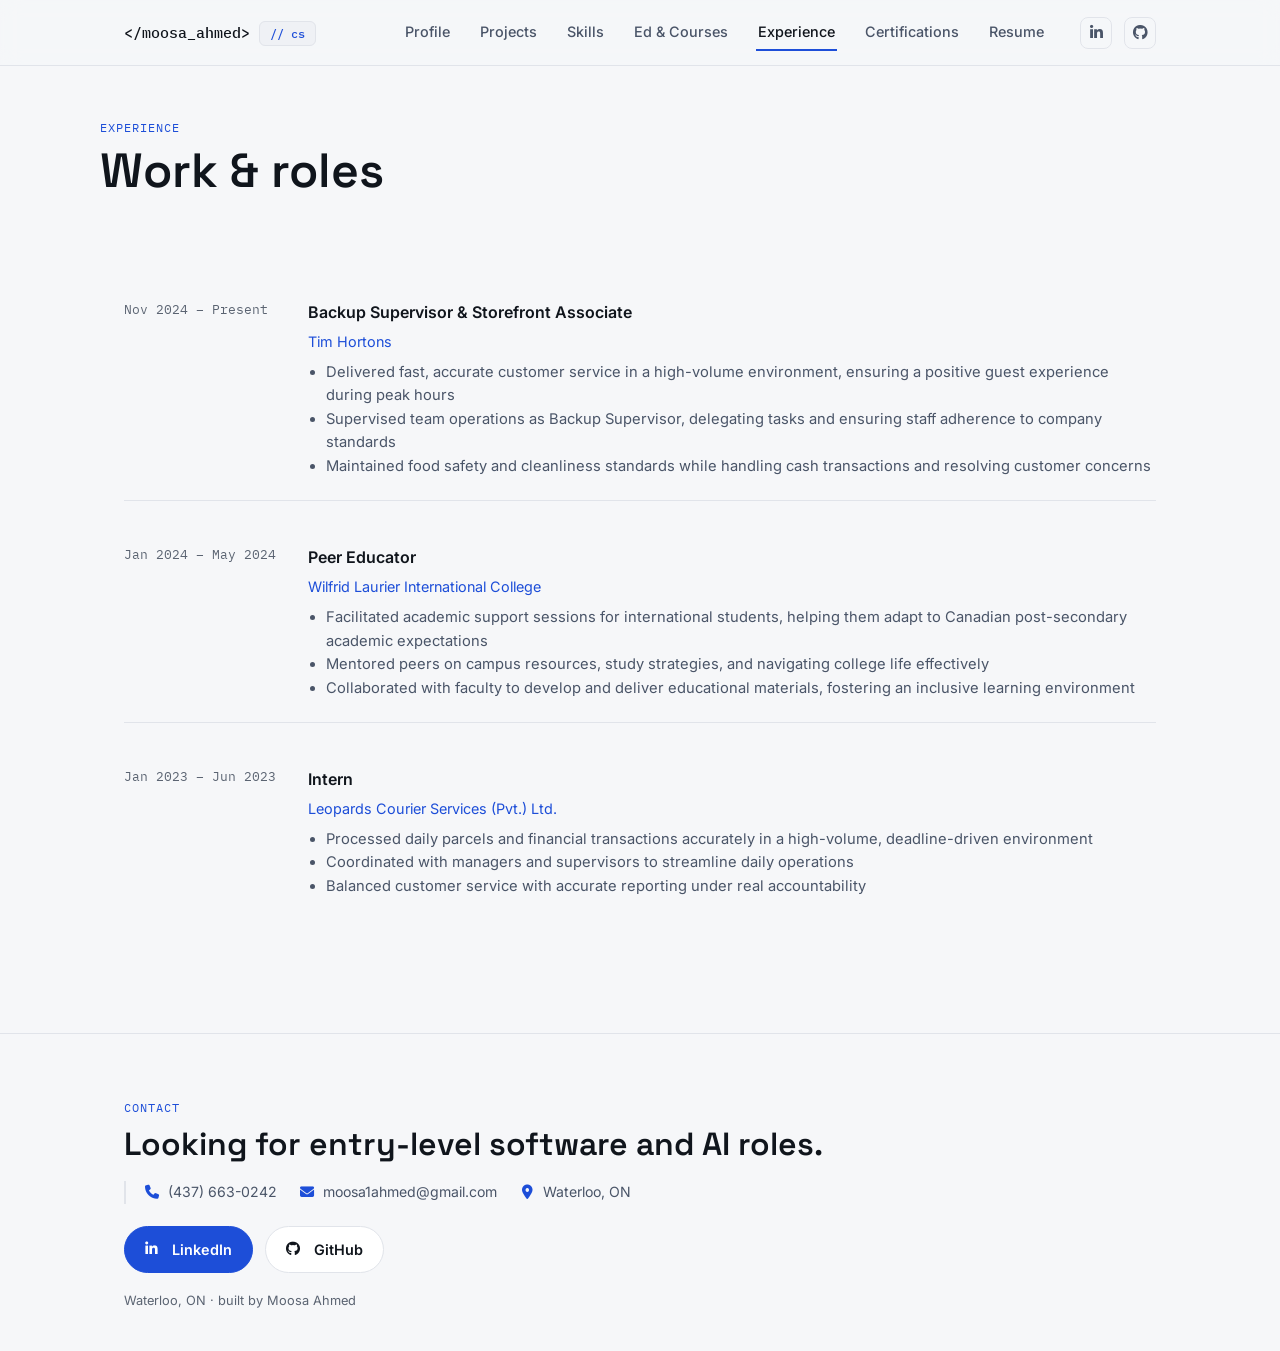
<file: experience.html>
<!DOCTYPE html>
<html lang="en">
<head>
<meta charset="UTF-8">
<meta name="viewport" content="width=device-width, initial-scale=1.0">
<link rel="icon" type="image/svg+xml" href="assets/favicon.svg">
<link rel="icon" type="image/png" href="assets/favicon.png">
<link rel="apple-touch-icon" href="assets/favicon.png">
<meta name="theme-color" content="#1D4ED8">
<title>Experience · Moosa Ahmed</title>
<meta name="description" content="Work experience and roles held by Moosa Ahmed.">
<meta property="og:type" content="website">
<meta property="og:title" content="Experience · Moosa Ahmed">
<meta property="og:description" content="Work experience and roles held by Moosa Ahmed.">
<meta property="og:url" content="https://moosa1ahmed-ctrl.github.io/Portfolio/experience.html">
<meta property="og:image" content="https://moosa1ahmed-ctrl.github.io/Portfolio/assets/cover-banner.jpg">
<meta name="twitter:card" content="summary_large_image">
<meta name="twitter:title" content="Experience · Moosa Ahmed">
<meta name="twitter:description" content="Work experience and roles held by Moosa Ahmed.">
<link rel="preconnect" href="https://fonts.googleapis.com">
<link rel="preconnect" href="https://fonts.gstatic.com" crossorigin>
<link href="https://fonts.googleapis.com/css2?family=Space+Grotesk:wght@500;600;700&family=Inter:wght@400;500;600&family=IBM+Plex+Mono:wght@400;500&display=swap" rel="stylesheet">
<link rel="stylesheet" href="https://cdnjs.cloudflare.com/ajax/libs/font-awesome/6.5.1/css/all.min.css">
<link rel="stylesheet" href="styles.css">
</head>
<body>
<noscript><style>.reveal{opacity:1!important;transform:none!important;}</style></noscript>

<nav>
  <div class="wrap navwrap">
    <a href="index.html" class="brand">&lt;/moosa_ahmed&gt; <span class="tag">// cs</span></a>
    <button class="menu-toggle" id="menuToggle" aria-label="Toggle menu" aria-expanded="false" aria-controls="navlinks">☰</button>
    <div class="navlinks" id="navlinks">
      <a href="index.html">Profile</a>
      <a href="projects.html">Projects</a>
      <a href="skills.html">Skills</a>
      <a href="education.html">Ed &amp; Courses</a>
      <a href="experience.html">Experience</a>
      <a href="certifications.html">Certifications</a>
      <a href="resume.html">Resume</a>
      <div class="navsocial">
        <a href="https://www.linkedin.com/in/moosa-ahmed-/" target="_blank" rel="noopener" aria-label="LinkedIn"><i class="fa-brands fa-linkedin-in"></i></a>
        <a href="https://github.com/moosa1ahmed-ctrl" target="_blank" rel="noopener" aria-label="GitHub"><i class="fa-brands fa-github"></i></a>
      </div>
    </div>
  </div>
</nav>

<main>

<header class="page-head wrap reveal">
  <div class="eyebrow">Experience</div>
  <h1>Work &amp; roles</h1>
</header>

<section>
  <div class="wrap">
    <div class="timeline reveal">

      <div class="timeline-item">
        <div class="timeline-when">Nov 2024 – Present</div>
        <div>
          <div class="timeline-role">Backup Supervisor &amp; Storefront Associate</div>
          <span class="timeline-org">Tim Hortons</span>
          <ul>
            <li>Delivered fast, accurate customer service in a high-volume environment, ensuring a positive guest experience during peak hours</li>
            <li>Supervised team operations as Backup Supervisor, delegating tasks and ensuring staff adherence to company standards</li>
            <li>Maintained food safety and cleanliness standards while handling cash transactions and resolving customer concerns</li>
          </ul>
        </div>
      </div>

      <div class="timeline-item">
        <div class="timeline-when">Jan 2024 – May 2024</div>
        <div>
          <div class="timeline-role">Peer Educator</div>
          <span class="timeline-org">Wilfrid Laurier International College</span>
          <ul>
            <li>Facilitated academic support sessions for international students, helping them adapt to Canadian post-secondary academic expectations</li>
            <li>Mentored peers on campus resources, study strategies, and navigating college life effectively</li>
            <li>Collaborated with faculty to develop and deliver educational materials, fostering an inclusive learning environment</li>
          </ul>
        </div>
      </div>

      <div class="timeline-item">
        <div class="timeline-when">Jan 2023 – Jun 2023</div>
        <div>
          <div class="timeline-role">Intern</div>
          <span class="timeline-org">Leopards Courier Services (Pvt.) Ltd.</span>
          <ul>
            <li>Processed daily parcels and financial transactions accurately in a high-volume, deadline-driven environment</li>
            <li>Coordinated with managers and supervisors to streamline daily operations</li>
            <li>Balanced customer service with accurate reporting under real accountability</li>
          </ul>
        </div>
      </div>

    </div>
  </div>
</section>

</main>

<footer id="contact">
  <div class="wrap">
    <div class="eyebrow reveal">Contact</div>
    <h2 class="reveal">Looking for entry-level software and AI roles.</h2>
    <div class="contact-rail reveal">
      <span class="contact-rail-item"><i class="fa-solid fa-phone"></i> (437) 663-0242</span>
      <span class="contact-rail-item"><i class="fa-solid fa-envelope"></i> moosa1ahmed@gmail.com</span>
      <span class="contact-rail-item"><i class="fa-solid fa-location-dot"></i> Waterloo, ON</span>
    </div>
    <div class="contact-row reveal">
      <a class="btn solid" href="https://www.linkedin.com/in/moosa-ahmed-/" target="_blank" rel="noopener"><i class="fa-brands fa-linkedin-in"></i>&nbsp; LinkedIn</a>
      <a class="btn" href="https://github.com/moosa1ahmed-ctrl" target="_blank" rel="noopener"><i class="fa-brands fa-github"></i>&nbsp; GitHub</a>
    </div>
    <div class="fine">Waterloo, ON · built by Moosa Ahmed</div>
  </div>
</footer>

<script src="script.js"></script>
</body>
</html>
</file>
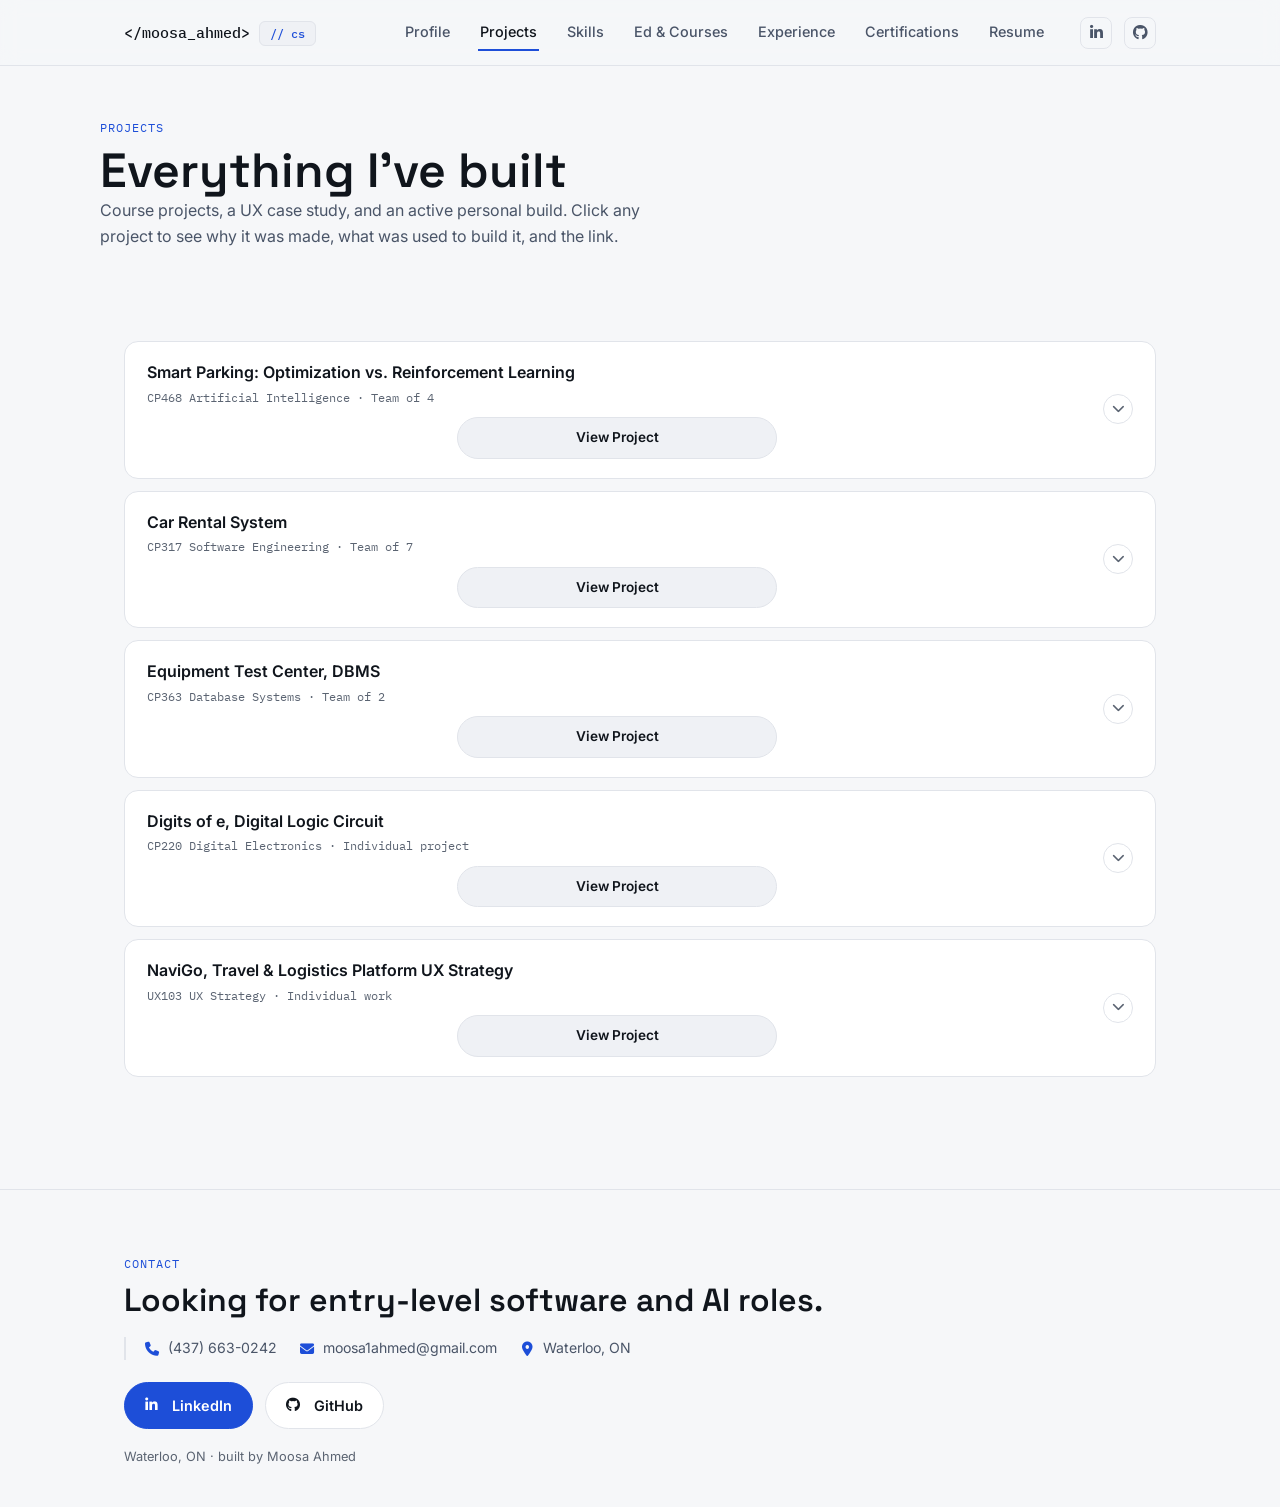
<file: projects.html>
<!DOCTYPE html>
<html lang="en">
<head>
<meta charset="UTF-8">
<meta name="viewport" content="width=device-width, initial-scale=1.0">
<link rel="icon" type="image/svg+xml" href="assets/favicon.svg">
<link rel="icon" type="image/png" href="assets/favicon.png">
<link rel="apple-touch-icon" href="assets/favicon.png">
<meta name="theme-color" content="#1D4ED8">
<title>Projects · Moosa Ahmed</title>
<meta name="description" content="Course and personal projects by Moosa Ahmed, including a Q-learning vs. Dijkstra parking optimizer, a WPF car rental system, and a normalized DBMS.">
<meta property="og:type" content="website">
<meta property="og:title" content="Projects · Moosa Ahmed">
<meta property="og:description" content="Course and personal projects by Moosa Ahmed, including a Q-learning vs. Dijkstra parking optimizer, a WPF car rental system, and a normalized DBMS.">
<meta property="og:url" content="https://moosa1ahmed-ctrl.github.io/Portfolio/projects.html">
<meta property="og:image" content="https://moosa1ahmed-ctrl.github.io/Portfolio/assets/cover-banner.jpg">
<meta name="twitter:card" content="summary_large_image">
<meta name="twitter:title" content="Projects · Moosa Ahmed">
<meta name="twitter:description" content="Course and personal projects by Moosa Ahmed, including a Q-learning vs. Dijkstra parking optimizer, a WPF car rental system, and a normalized DBMS.">
<link rel="preconnect" href="https://fonts.googleapis.com">
<link rel="preconnect" href="https://fonts.gstatic.com" crossorigin>
<link href="https://fonts.googleapis.com/css2?family=Space+Grotesk:wght@500;600;700&family=Inter:wght@400;500;600&family=IBM+Plex+Mono:wght@400;500&display=swap" rel="stylesheet">
<link rel="stylesheet" href="https://cdnjs.cloudflare.com/ajax/libs/font-awesome/6.5.1/css/all.min.css">
<link rel="stylesheet" href="styles.css">
</head>
<body>
<noscript><style>.reveal{opacity:1!important;transform:none!important;}</style></noscript>

<nav>
  <div class="wrap navwrap">
    <a href="index.html" class="brand">&lt;/moosa_ahmed&gt; <span class="tag">// cs</span></a>
    <button class="menu-toggle" id="menuToggle" aria-label="Toggle menu" aria-expanded="false" aria-controls="navlinks">☰</button>
    <div class="navlinks" id="navlinks">
      <a href="index.html">Profile</a>
      <a href="projects.html">Projects</a>
      <a href="skills.html">Skills</a>
      <a href="education.html">Ed &amp; Courses</a>
      <a href="experience.html">Experience</a>
      <a href="certifications.html">Certifications</a>
      <a href="resume.html">Resume</a>
      <div class="navsocial">
        <a href="https://www.linkedin.com/in/moosa-ahmed-/" target="_blank" rel="noopener" aria-label="LinkedIn"><i class="fa-brands fa-linkedin-in"></i></a>
        <a href="https://github.com/moosa1ahmed-ctrl" target="_blank" rel="noopener" aria-label="GitHub"><i class="fa-brands fa-github"></i></a>
      </div>
    </div>
  </div>
</nav>

<main>

<header class="page-head wrap reveal">
  <div class="eyebrow">Projects</div>
  <h1>Everything I've built</h1>
  <p class="sec-sub">Course projects, a UX case study, and an active personal build. Click any project to see why it was made, what was used to build it, and the link.</p>
</header>

<section>
  <div class="wrap">
    <div class="accordion reveal">

      <div class="acc-item" id="proj-smart-parking">
        <div class="acc-head">
          <div class="acc-head-main">
            <span class="pname">Smart Parking: Optimization vs. Reinforcement Learning</span>
            <span class="ptag">CP468 Artificial Intelligence · Team of 4</span>
            <a class="see-project-pill" href="https://github.com/moosa1ahmed-ctrl/smart-parking-optimization-r1" target="_blank" rel="noopener" onclick="event.stopPropagation()">View Project</a>
          </div>
          <div class="acc-toggle"><i class="fa-solid fa-chevron-down"></i></div>
        </div>
        <div class="acc-body">
          <div class="acc-body-inner">
            <h4>Description</h4>
            <p>The urban parking assignment problem, matching drivers to open spots efficiently, modeled as two different problems at once: a graph search task and a Markov Decision Process, to see how deterministic optimization stacks up against adaptive reinforcement learning on the exact same scenarios. I built two solvers from scratch to compare directly: Dijkstra's algorithm combined with hill climbing for the deterministic side, and a Q-learning agent for the adaptive side, run head-to-head across 3 constraint scenarios (limited availability, walking-distance limits) and evaluated on total cost, adaptability, and convergence speed.</p>
            <h4>Why</h4>
            <p>Course project for CP468 Artificial Intelligence, built with a 4-person team as a way to explore two different AI paradigms, search-based optimization and reinforcement learning, on the same real-world problem rather than in isolation.</p>
            <h4>Tools &amp; concepts used</h4>
            <ul>
              <li>Python</li>
              <li>Dijkstra's algorithm with hill climbing</li>
              <li>From-scratch Q-learning agent</li>
              <li>Simulations across 3 constraint scenarios (availability, walking-distance limits)</li>
              <li>Evaluation on total cost, adaptability, and convergence</li>
              <li>Co-authored an 8-page IEEE-format research paper with the team and presented findings to the class</li>
            </ul>
            <a class="acc-source-link" href="https://github.com/moosa1ahmed-ctrl/smart-parking-optimization-r1" target="_blank" rel="noopener" onclick="event.stopPropagation()"><i class="fa-brands fa-github"></i> View repository</a>
          </div>
        </div>
      </div>

      <div class="acc-item" id="proj-car-rental">
        <div class="acc-head">
          <div class="acc-head-main">
            <span class="pname">Car Rental System</span>
            <span class="ptag">CP317 Software Engineering · Team of 7</span>
            <a class="see-project-pill" href="https://github.com/moosa1ahmed-ctrl/car-rental-system" target="_blank" rel="noopener" onclick="event.stopPropagation()">View Project</a>
          </div>
          <div class="acc-toggle"><i class="fa-solid fa-chevron-down"></i></div>
        </div>
        <div class="acc-body">
          <div class="acc-body-inner">
            <h4>Description</h4>
            <p>A WPF desktop application for browsing and managing a vehicle rental fleet, built by a 7-person Agile team across a full software engineering lifecycle: requirements gathering, sprint planning, and delivery over 3 sprints and 2 milestones. I worked as Scrum Master and developer, and focused heavily on the data layer - a 4-entity PostgreSQL database integrated through Entity Framework Core with version-controlled migrations. The implemented scope covers account registration, login, profile setup, and vehicle browsing by year, make, model, location, and price; the booking data model is in place, but the front-end booking flow itself wasn't fully wired up by the end of the term.</p>
            <h4>Why</h4>
            <p>Course project for CP317 Software Engineering, run as a 7-person team specifically to practice a full Agile lifecycle end to end rather than just writing code from a finished spec.</p>
            <h4>Tools &amp; concepts used</h4>
            <ul>
              <li>C#, WPF</li>
              <li>PostgreSQL, Entity Framework Core</li>
              <li>Account registration, login, profile setup</li>
              <li>Vehicle browsing and filtering</li>
              <li>Scrum Master &amp; developer, 7-person Agile team</li>
            </ul>
            <a class="acc-source-link" href="https://github.com/moosa1ahmed-ctrl/car-rental-system" target="_blank" rel="noopener" onclick="event.stopPropagation()"><i class="fa-brands fa-github"></i> View repository</a>
          </div>
        </div>
      </div>

      <div class="acc-item" id="proj-equipment-test-center">
        <div class="acc-head">
          <div class="acc-head-main">
            <span class="pname">Equipment Test Center, DBMS</span>
            <span class="ptag">CP363 Database Systems · Team of 2</span>
            <a class="see-project-pill" href="https://github.com/moosa1ahmed-ctrl/equipment-test-center-dbms" target="_blank" rel="noopener" onclick="event.stopPropagation()">View Project</a>
          </div>
          <div class="acc-toggle"><i class="fa-solid fa-chevron-down"></i></div>
        </div>
        <div class="acc-body">
          <div class="acc-body-inner">
            <h4>Description</h4>
            <p>Built to go through the complete database lifecycle for an equipment testing center rather than just writing isolated queries: ER/EER modeling of the real-world entities and relationships, translating that into an 11-table relational schema with enforced primary/foreign key and CHECK constraints, then formally proving it through 3NF and BCNF normalization. On top of that I wrote reporting-style SQL, including subqueries, correlated subqueries, window functions, and views built on nested subqueries, then built a working Python CLI menu and a Tkinter GUI so the database was actually usable, not just theoretically sound.</p>
            <h4>Why</h4>
            <p>Course project for CP363 Database Systems, built with a partner specifically to practice full database design, from modeling and normalization proofs through to a real interface, rather than working with a schema that was already handed to us.</p>
            <h4>Tools &amp; concepts used</h4>
            <ul>
              <li>MySQL, Python, Tkinter</li>
              <li>11-table schema with enforced PK/FK and CHECK constraints</li>
              <li>Subqueries, correlated subqueries, and window functions</li>
              <li>Views with nested subqueries</li>
              <li>Formal normalization to 3NF and BCNF</li>
              <li>Python CLI menu and Tkinter GUI application on top</li>
            </ul>
            <a class="acc-source-link" href="https://github.com/moosa1ahmed-ctrl/equipment-test-center-dbms" target="_blank" rel="noopener" onclick="event.stopPropagation()"><i class="fa-brands fa-github"></i> View repository</a>
          </div>
        </div>
      </div>

      <div class="acc-item" id="proj-digits-of-e">
        <div class="acc-head">
          <div class="acc-head-main">
            <span class="pname">Digits of e, Digital Logic Circuit</span>
            <span class="ptag">CP220 Digital Electronics · Individual project</span>
            <a class="see-project-pill" href="assets/cp220-digits-of-e-project.pdf" target="_blank" rel="noopener" onclick="event.stopPropagation()">View Project</a>
          </div>
          <div class="acc-toggle"><i class="fa-solid fa-chevron-down"></i></div>
        </div>
        <div class="acc-body">
          <div class="acc-body-inner">
            <h4>Description</h4>
            <p>A 4-bit combinational logic circuit that takes a binary input representing a decimal place (0 through 10) and outputs the corresponding digit of the mathematical constant e, with invalid inputs (11 through 15) correctly forced to output 0000. I derived the logic the proper hardware-design way: built a truth table for all 16 possible 4-bit inputs against the 4 output bits (O0-O3), simplified each output using Karnaugh maps into a minimized Boolean SOP expression, then implemented those as AND/OR/NOT gate networks. I simulated the full gate-level circuit and tested it against all 16 input combinations to confirm it matched the truth table exactly.</p>
            <h4>Why</h4>
            <p>Individual project for CP 220 Digital Electronics, a hands-on exercise in carrying a problem all the way from a truth table to minimized, working hardware logic rather than stopping at the equations on paper.</p>
            <h4>Tools &amp; concepts used</h4>
            <ul>
              <li>Truth tables</li>
              <li>Karnaugh maps</li>
              <li>Minimized Boolean (SOP) expressions</li>
              <li>Maxima, used to algebraically verify each derived Boolean equation against the truth table before building anything</li>
              <li>CircuitVerse, used to build the actual gate-level circuit and simulate it across all 16 input combinations, including proper handling of invalid states</li>
            </ul>
            <a class="acc-source-link" href="assets/cp220-digits-of-e-project.pdf" target="_blank" rel="noopener" onclick="event.stopPropagation()"><i class="fa-solid fa-file-pdf"></i> View project PDF</a>
          </div>
        </div>
      </div>

      <div class="acc-item" id="proj-navigo">
        <div class="acc-head">
          <div class="acc-head-main">
            <span class="pname">NaviGo, Travel &amp; Logistics Platform UX Strategy</span>
            <span class="ptag">UX103 UX Strategy · Individual work</span>
            <a class="see-project-pill" href="https://www.figma.com/proto/Aq3YMSAm44AS9F0Ndw0NAg/UX-103-Assignment-4?node-id=1-2&amp;starting-point-node-id=1%3A2&amp;t=MIHs8RQrkSUUFZQD-1" target="_blank" rel="noopener" onclick="event.stopPropagation()">View Project</a>
          </div>
          <div class="acc-toggle"><i class="fa-solid fa-chevron-down"></i></div>
        </div>
        <div class="acc-body">
          <div class="acc-body-inner">
            <h4>Description</h4>
            <p>A UX strategy for an all-in-one travel platform concept combining ride-hailing, car rentals, public transit, and food/courier delivery into a single product. The work was structural rather than visual: defining the target audience, mapping the information architecture, and producing a full 12-page site map before any screens were designed, backed by competitor research on Uber and Lyft across pricing, UX, and market positioning. I carried that research and site map through into wireframes, mockups, and a clickable interactive prototype covering the platform's key flows.</p>
            <h4>Why</h4>
            <p>Course project for UX103 UX Strategy, built to practice translating a broad, multi-service product idea into a structured, defensible UX plan before jumping into visual design.</p>
            <h4>Tools &amp; concepts used</h4>
            <ul>
              <li>Figma, used for wireframes, mockups, and the interactive prototype</li>
              <li>12-page site map</li>
              <li>Competitor research on Uber and Lyft across pricing, UX, and market positioning</li>
              <li>Deliverables plan spanning wireframes, mockups, and an interactive prototype</li>
            </ul>
            <a class="acc-source-link" href="https://www.figma.com/proto/Aq3YMSAm44AS9F0Ndw0NAg/UX-103-Assignment-4?node-id=1-2&amp;starting-point-node-id=1%3A2&amp;t=MIHs8RQrkSUUFZQD-1" target="_blank" rel="noopener" onclick="event.stopPropagation()"><i class="fa-brands fa-figma"></i> View Figma prototype</a>
          </div>
        </div>
      </div>

    </div>
  </div>
</section>

</main>

<footer id="contact">
  <div class="wrap">
    <div class="eyebrow reveal">Contact</div>
    <h2 class="reveal">Looking for entry-level software and AI roles.</h2>
    <div class="contact-rail reveal">
      <span class="contact-rail-item"><i class="fa-solid fa-phone"></i> (437) 663-0242</span>
      <span class="contact-rail-item"><i class="fa-solid fa-envelope"></i> moosa1ahmed@gmail.com</span>
      <span class="contact-rail-item"><i class="fa-solid fa-location-dot"></i> Waterloo, ON</span>
    </div>
    <div class="contact-row reveal">
      <a class="btn solid" href="https://www.linkedin.com/in/moosa-ahmed-/" target="_blank" rel="noopener"><i class="fa-brands fa-linkedin-in"></i>&nbsp; LinkedIn</a>
      <a class="btn" href="https://github.com/moosa1ahmed-ctrl" target="_blank" rel="noopener"><i class="fa-brands fa-github"></i>&nbsp; GitHub</a>
    </div>
    <div class="fine">Waterloo, ON · built by Moosa Ahmed</div>
  </div>
</footer>

<script src="script.js"></script>
</body>
</html>
</file>
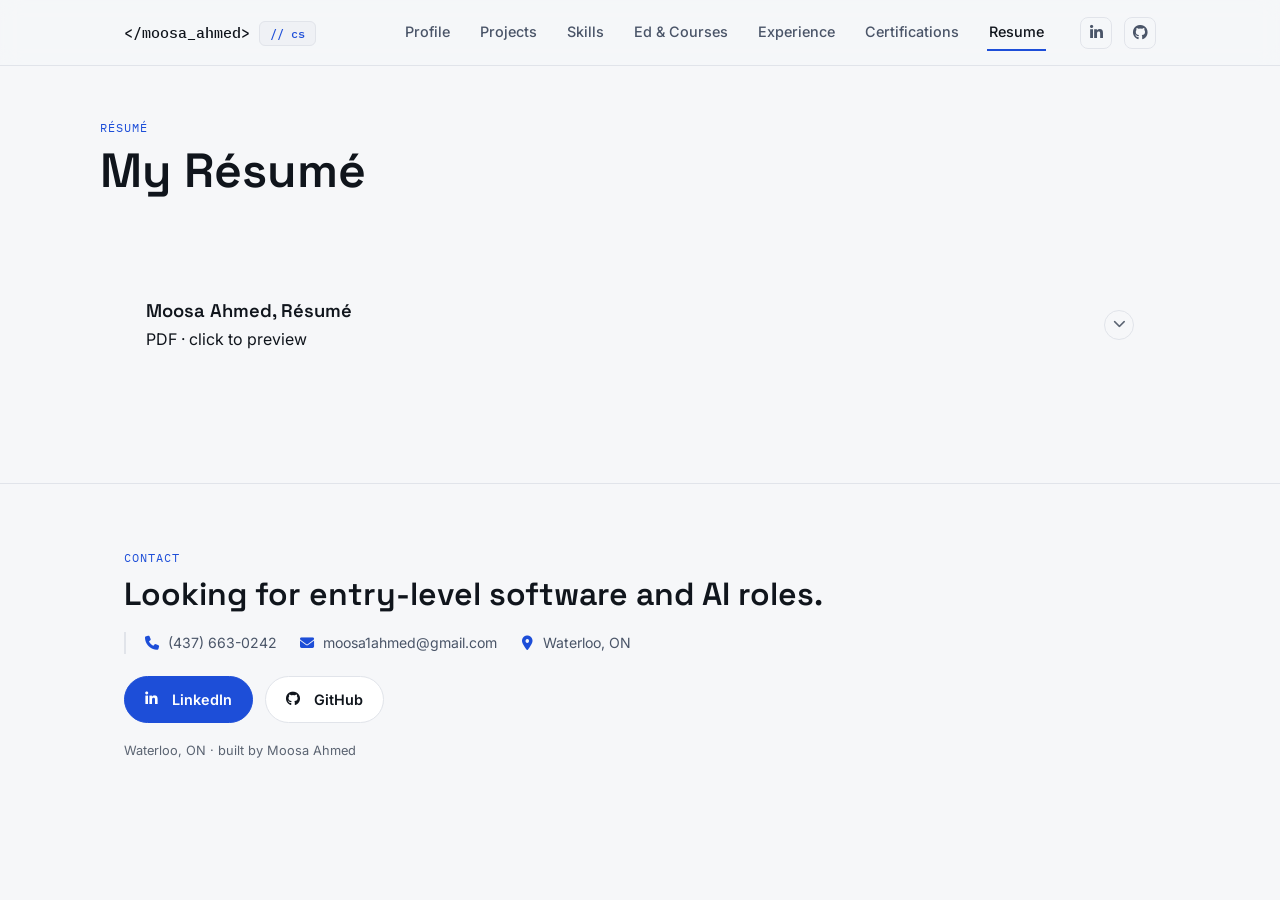
<file: resume.html>
<!DOCTYPE html>
<html lang="en">
<head>
<meta charset="UTF-8">
<meta name="viewport" content="width=device-width, initial-scale=1.0">
<link rel="icon" type="image/svg+xml" href="assets/favicon.svg">
<link rel="icon" type="image/png" href="assets/favicon.png">
<link rel="apple-touch-icon" href="assets/favicon.png">
<meta name="theme-color" content="#1D4ED8">
<title>Résumé · Moosa Ahmed</title>
<meta name="description" content="View or download Moosa Ahmed's résumé as a PDF.">
<meta property="og:type" content="website">
<meta property="og:title" content="Résumé · Moosa Ahmed">
<meta property="og:description" content="View or download Moosa Ahmed's résumé as a PDF.">
<meta property="og:url" content="https://moosa1ahmed-ctrl.github.io/Portfolio/resume.html">
<meta property="og:image" content="https://moosa1ahmed-ctrl.github.io/Portfolio/assets/cover-banner.jpg">
<meta name="twitter:card" content="summary_large_image">
<meta name="twitter:title" content="Résumé · Moosa Ahmed">
<meta name="twitter:description" content="View or download Moosa Ahmed's résumé as a PDF.">
<link rel="preconnect" href="https://fonts.googleapis.com">
<link rel="preconnect" href="https://fonts.gstatic.com" crossorigin>
<link href="https://fonts.googleapis.com/css2?family=Space+Grotesk:wght@500;600;700&family=Inter:wght@400;500;600&family=IBM+Plex+Mono:wght@400;500&display=swap" rel="stylesheet">
<link rel="stylesheet" href="https://cdnjs.cloudflare.com/ajax/libs/font-awesome/6.5.1/css/all.min.css">
<link rel="stylesheet" href="styles.css">
</head>
<body>
<noscript><style>.reveal{opacity:1!important;transform:none!important;}</style></noscript>

<nav>
  <div class="wrap navwrap">
    <a href="index.html" class="brand">&lt;/moosa_ahmed&gt; <span class="tag">// cs</span></a>
    <button class="menu-toggle" id="menuToggle" aria-label="Toggle menu" aria-expanded="false" aria-controls="navlinks">☰</button>
    <div class="navlinks" id="navlinks">
      <a href="index.html">Profile</a>
      <a href="projects.html">Projects</a>
      <a href="skills.html">Skills</a>
      <a href="education.html">Ed &amp; Courses</a>
      <a href="experience.html">Experience</a>
      <a href="certifications.html">Certifications</a>
      <a href="resume.html">Resume</a>
      <div class="navsocial">
        <a href="https://www.linkedin.com/in/moosa-ahmed-/" target="_blank" rel="noopener" aria-label="LinkedIn"><i class="fa-brands fa-linkedin-in"></i></a>
        <a href="https://github.com/moosa1ahmed-ctrl" target="_blank" rel="noopener" aria-label="GitHub"><i class="fa-brands fa-github"></i></a>
      </div>
    </div>
  </div>
</nav>

<main>

<header class="page-head wrap reveal">
  <div class="eyebrow">Résumé</div>
  <h1>My Résumé</h1>
</header>

<section>
  <div class="wrap">
    <div class="accordion reveal">
      <div class="doc-acc-item">
        <div class="doc-acc-head">
          <div>
            <h3 class="doc-title">Moosa Ahmed, Résumé</h3>
            <span class="ptag">PDF · click to preview</span>
          </div>
          <div class="acc-toggle"><i class="fa-solid fa-chevron-down"></i></div>
        </div>
        <div class="doc-acc-body">
          <p class="doc-acc-action">
            <a class="btn solid" href="assets/resume.pdf?v=3" target="_blank" rel="noopener">
              <i class="fa-solid fa-file-pdf"></i>&nbsp; Open Résumé (PDF)
            </a>
          </p>
          <iframe src="assets/resume.pdf?v=3" title="Moosa Ahmed résumé"></iframe>
        </div>
      </div>
    </div>
  </div>
</section>

</main>

<footer id="contact">
  <div class="wrap">
    <div class="eyebrow reveal">Contact</div>
    <h2 class="reveal">Looking for entry-level software and AI roles.</h2>
    <div class="contact-rail reveal">
      <span class="contact-rail-item"><i class="fa-solid fa-phone"></i> (437) 663-0242</span>
      <span class="contact-rail-item"><i class="fa-solid fa-envelope"></i> moosa1ahmed@gmail.com</span>
      <span class="contact-rail-item"><i class="fa-solid fa-location-dot"></i> Waterloo, ON</span>
    </div>
    <div class="contact-row reveal">
      <a class="btn solid" href="https://www.linkedin.com/in/moosa-ahmed-/" target="_blank" rel="noopener"><i class="fa-brands fa-linkedin-in"></i>&nbsp; LinkedIn</a>
      <a class="btn" href="https://github.com/moosa1ahmed-ctrl" target="_blank" rel="noopener"><i class="fa-brands fa-github"></i>&nbsp; GitHub</a>
    </div>
    <div class="fine">Waterloo, ON · built by Moosa Ahmed</div>
  </div>
</footer>

<script src="script.js"></script>
</body>
</html>
</file>
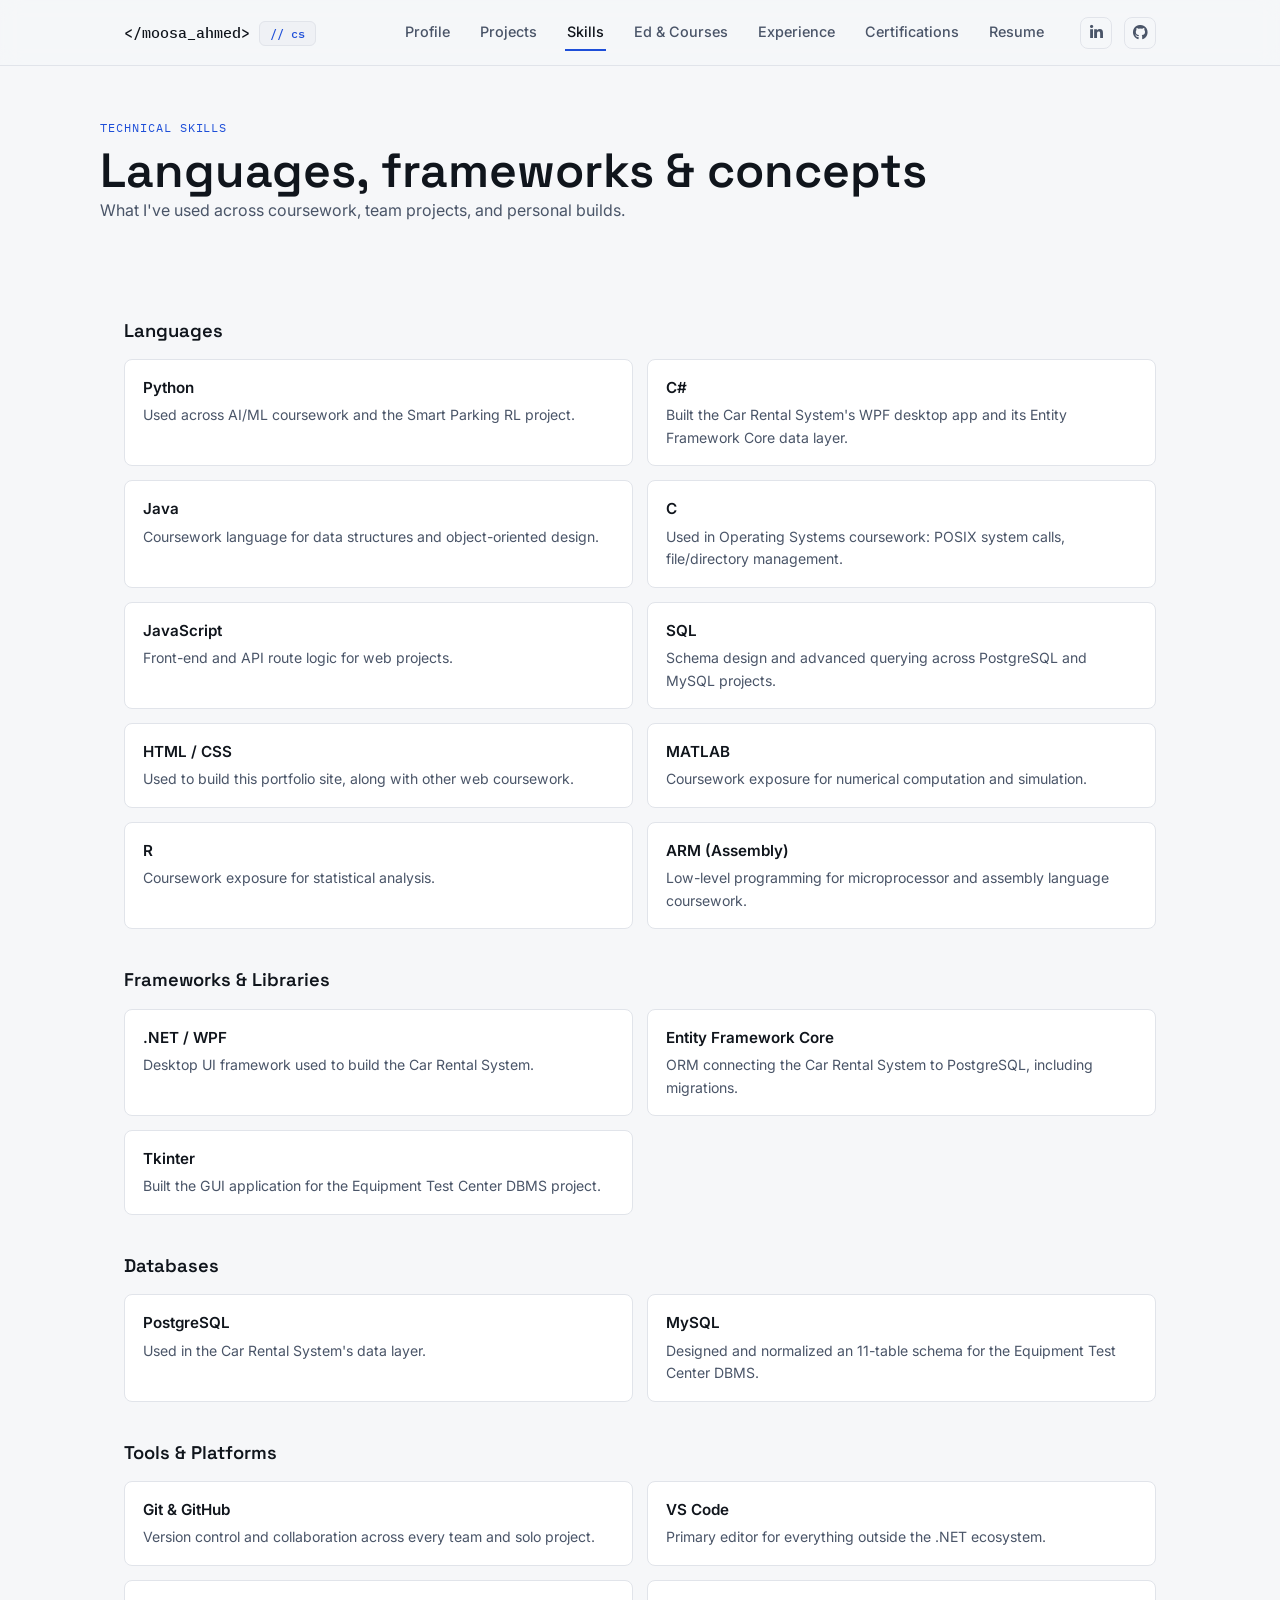
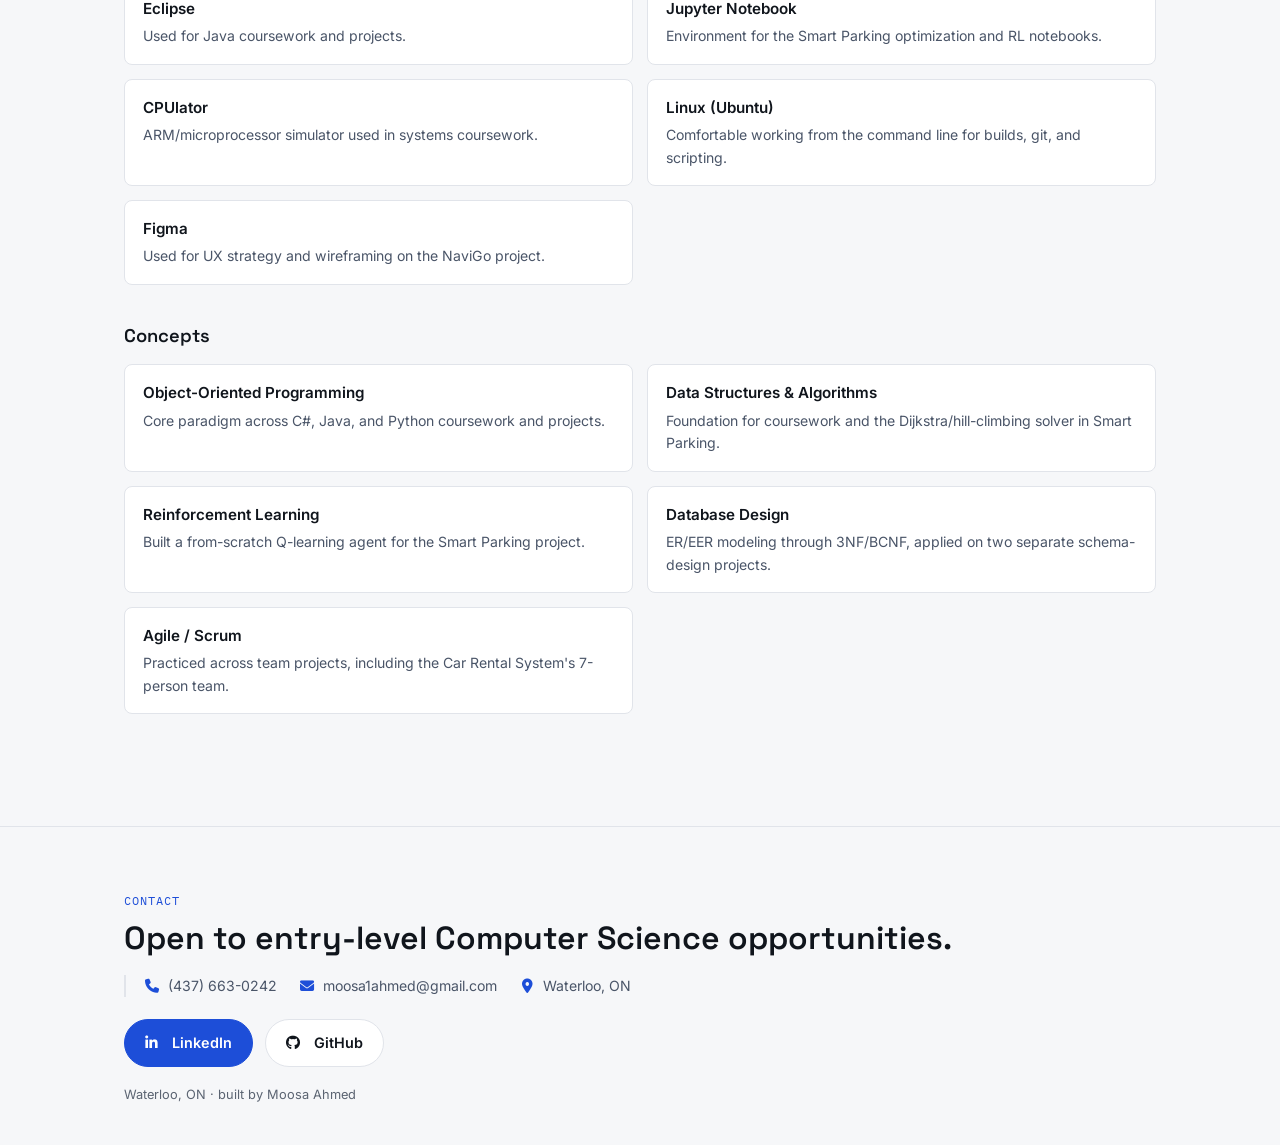
<file: skills.html>
<!DOCTYPE html>
<html lang="en">
<head>
<meta charset="UTF-8">
<meta name="viewport" content="width=device-width, initial-scale=1.0">
<link rel="icon" type="image/svg+xml" href="assets/favicon.svg">
<link rel="icon" type="image/png" href="assets/favicon.png">
<link rel="apple-touch-icon" href="assets/favicon.png">
<meta name="theme-color" content="#1D4ED8">
<title>Skills · Moosa Ahmed</title>
<meta name="description" content="Technical skills across programming, databases, software development, AI, UX, and core computer science concepts.">
<meta property="og:type" content="website">
<meta property="og:title" content="Skills · Moosa Ahmed">
<meta property="og:description" content="Technical skills across programming, databases, software development, AI, UX, and core computer science concepts.">
<meta property="og:url" content="https://moosa1ahmed-ctrl.github.io/Portfolio/skills.html">
<meta property="og:image" content="https://moosa1ahmed-ctrl.github.io/Portfolio/assets/cover-banner.jpg">
<meta name="twitter:card" content="summary_large_image">
<meta name="twitter:title" content="Skills · Moosa Ahmed">
<meta name="twitter:description" content="Technical skills across programming, databases, software development, AI, UX, and core computer science concepts.">
<link rel="preconnect" href="https://fonts.googleapis.com">
<link rel="preconnect" href="https://fonts.gstatic.com" crossorigin>
<link href="https://fonts.googleapis.com/css2?family=Space+Grotesk:wght@500;600;700&family=Inter:wght@400;500;600&family=IBM+Plex+Mono:wght@400;500&display=swap" rel="stylesheet">
<link rel="stylesheet" href="https://cdnjs.cloudflare.com/ajax/libs/font-awesome/6.5.1/css/all.min.css">
<link rel="stylesheet" href="styles.css">
</head>
<body>
<noscript><style>.reveal{opacity:1!important;transform:none!important;}</style></noscript>

<nav>
  <div class="wrap navwrap">
    <a href="index.html" class="brand">&lt;/moosa_ahmed&gt; <span class="tag">// cs</span></a>
    <button class="menu-toggle" id="menuToggle" aria-label="Toggle menu" aria-expanded="false" aria-controls="navlinks">☰</button>
    <div class="navlinks" id="navlinks">
      <a href="index.html">Profile</a>
      <a href="projects.html">Projects</a>
      <a href="skills.html">Skills</a>
      <a href="education.html">Ed &amp; Courses</a>
      <a href="experience.html">Experience</a>
      <a href="certifications.html">Certifications</a>
      <a href="resume.html">Resume</a>
      <div class="navsocial">
        <a href="https://www.linkedin.com/in/moosa-ahmed-/" target="_blank" rel="noopener" aria-label="LinkedIn"><i class="fa-brands fa-linkedin-in"></i></a>
        <a href="https://github.com/moosa1ahmed-ctrl" target="_blank" rel="noopener" aria-label="GitHub"><i class="fa-brands fa-github"></i></a>
      </div>
    </div>
  </div>
</nav>

<main>

<header class="page-head wrap reveal">
  <div class="eyebrow">Technical Skills</div>
  <h1>Languages, frameworks &amp; concepts</h1>
  <p class="sec-sub">What I've used across coursework, team projects, and personal builds.</p>
</header>

<section>
  <div class="wrap">

    <h3 class="skill-group-title reveal">Languages</h3>
    <div class="skill-detail-grid reveal">
      <div class="skill-item"><span class="sname">Python</span><p>Used across AI/ML coursework and the Smart Parking RL project.</p></div>
      <div class="skill-item"><span class="sname">C#</span><p>Built the Car Rental System's WPF desktop app and its Entity Framework Core data layer.</p></div>
      <div class="skill-item"><span class="sname">Java</span><p>Coursework language for data structures and object-oriented design.</p></div>
      <div class="skill-item"><span class="sname">C</span><p>Used in Operating Systems coursework: POSIX system calls, file/directory management.</p></div>
      <div class="skill-item"><span class="sname">JavaScript</span><p>Front-end and API route logic for web projects.</p></div>
      <div class="skill-item"><span class="sname">SQL</span><p>Schema design and advanced querying across PostgreSQL and MySQL projects.</p></div>
      <div class="skill-item"><span class="sname">HTML / CSS</span><p>Used to build this portfolio site, along with other web coursework.</p></div>
      <div class="skill-item"><span class="sname">MATLAB</span><p>Coursework exposure for numerical computation and simulation.</p></div>
      <div class="skill-item"><span class="sname">R</span><p>Coursework exposure for statistical analysis.</p></div>
      <div class="skill-item"><span class="sname">ARM (Assembly)</span><p>Low-level programming for microprocessor and assembly language coursework.</p></div>
    </div>

    <h3 class="skill-group-title reveal">Frameworks &amp; Libraries</h3>
    <div class="skill-detail-grid reveal">
      <div class="skill-item"><span class="sname">.NET / WPF</span><p>Desktop UI framework used to build the Car Rental System.</p></div>
      <div class="skill-item"><span class="sname">Entity Framework Core</span><p>ORM connecting the Car Rental System to PostgreSQL, including migrations.</p></div>
      <div class="skill-item"><span class="sname">Tkinter</span><p>Built the GUI application for the Equipment Test Center DBMS project.</p></div>
    </div>

    <h3 class="skill-group-title reveal">Databases</h3>
    <div class="skill-detail-grid reveal">
      <div class="skill-item"><span class="sname">PostgreSQL</span><p>Used in the Car Rental System's data layer.</p></div>
      <div class="skill-item"><span class="sname">MySQL</span><p>Designed and normalized an 11-table schema for the Equipment Test Center DBMS.</p></div>
    </div>

    <h3 class="skill-group-title reveal">Tools &amp; Platforms</h3>
    <div class="skill-detail-grid reveal">
      <div class="skill-item"><span class="sname">Git &amp; GitHub</span><p>Version control and collaboration across every team and solo project.</p></div>
      <div class="skill-item"><span class="sname">VS Code</span><p>Primary editor for everything outside the .NET ecosystem.</p></div>
      <div class="skill-item"><span class="sname">Eclipse</span><p>Used for Java coursework and projects.</p></div>
      <div class="skill-item"><span class="sname">Jupyter Notebook</span><p>Environment for the Smart Parking optimization and RL notebooks.</p></div>
      <div class="skill-item"><span class="sname">CPUlator</span><p>ARM/microprocessor simulator used in systems coursework.</p></div>
      <div class="skill-item"><span class="sname">Linux (Ubuntu)</span><p>Comfortable working from the command line for builds, git, and scripting.</p></div>
      <div class="skill-item"><span class="sname">Figma</span><p>Used for UX strategy and wireframing on the NaviGo project.</p></div>
    </div>

    <h3 class="skill-group-title reveal">Concepts</h3>
    <div class="skill-detail-grid reveal">
      <div class="skill-item"><span class="sname">Object-Oriented Programming</span><p>Core paradigm across C#, Java, and Python coursework and projects.</p></div>
      <div class="skill-item"><span class="sname">Data Structures &amp; Algorithms</span><p>Foundation for coursework and the Dijkstra/hill-climbing solver in Smart Parking.</p></div>
      <div class="skill-item"><span class="sname">Reinforcement Learning</span><p>Built a from-scratch Q-learning agent for the Smart Parking project.</p></div>
      <div class="skill-item"><span class="sname">Database Design</span><p>ER/EER modeling through 3NF/BCNF, applied on two separate schema-design projects.</p></div>
      <div class="skill-item"><span class="sname">Agile / Scrum</span><p>Practiced across team projects, including the Car Rental System's 7-person team.</p></div>
    </div>

  </div>
</section>

</main>

<footer id="contact">
  <div class="wrap">
    <div class="eyebrow reveal">Contact</div>
    <h2 class="reveal">Open to entry-level Computer Science opportunities.</h2>
    <div class="contact-rail reveal">
      <span class="contact-rail-item"><i class="fa-solid fa-phone"></i> (437) 663-0242</span>
      <span class="contact-rail-item"><i class="fa-solid fa-envelope"></i> moosa1ahmed@gmail.com</span>
      <span class="contact-rail-item"><i class="fa-solid fa-location-dot"></i> Waterloo, ON</span>
    </div>
    <div class="contact-row reveal">
      <a class="btn solid" href="https://www.linkedin.com/in/moosa-ahmed-/" target="_blank" rel="noopener"><i class="fa-brands fa-linkedin-in"></i>&nbsp; LinkedIn</a>
      <a class="btn" href="https://github.com/moosa1ahmed-ctrl" target="_blank" rel="noopener"><i class="fa-brands fa-github"></i>&nbsp; GitHub</a>
    </div>
    <div class="fine">Waterloo, ON · built by Moosa Ahmed</div>
  </div>
</footer>

<script src="script.js"></script>
</body>
</html>
</file>
<file: styles.css>
/* ===== Design tokens ===== */
:root {
  --bg: #F6F7F9;
  --surface: #FFFFFF;
  --surface-alt: #EFF1F5;
  --border: #E1E4EA;
  --ink: #10151C;
  --ink-soft: #4A5568;
  --ink-faint: #5B6472;
  --accent: #1D4ED8;
  --accent-ink: #FFFFFF;
  --accent-soft: #E8EEFD;
  --amber: #8A5A14;
  --amber-soft: #FBF0DD;
  --good: #1F9D55;
  --bad: #D64545;
  --radius: 14px;
  --radius-sm: 8px;
  --shadow: 0 1px 2px rgba(16,21,28,0.04), 0 8px 24px rgba(16,21,28,0.06);
  --maxw: 1080px;
  --font-display: 'Space Grotesk', sans-serif;
  --font-body: 'Inter', sans-serif;
  --font-mono: 'IBM Plex Mono', monospace;
}

* { box-sizing: border-box; }
html { scroll-behavior: smooth; }
body {
  margin: 0;
  background: var(--bg);
  color: var(--ink);
  font-family: var(--font-body);
  line-height: 1.6;
  -webkit-font-smoothing: antialiased;
}
img { max-width: 100%; display: block; }
a { color: inherit; text-decoration: none; }
.wrap { max-width: var(--maxw); margin: 0 auto; padding: 0 24px; }

h1, h2, h3, h4 { font-family: var(--font-display); font-weight: 600; margin: 0; color: var(--ink); }
h1 { font-size: clamp(2.1rem, 4vw, 3rem); line-height: 1.1; }
h1.hero-name { font-size: clamp(1.5rem, 2.6vw, 2.1rem); white-space: nowrap; }
h2 { font-size: clamp(1.5rem, 3vw, 2rem); line-height: 1.2; }
h3 { font-size: 1.15rem; }
p { margin: 0 0 12px; color: var(--ink-soft); }

.eyebrow {
  font-family: var(--font-mono);
  font-size: 0.75rem;
  text-transform: uppercase;
  letter-spacing: 0.08em;
  color: var(--accent);
  margin-bottom: 8px;
}

/* ===== Nav ===== */
nav {
  position: sticky; top: 0; z-index: 100;
  background: rgba(246,247,249,0.9);
  backdrop-filter: blur(10px);
  border-bottom: 1px solid var(--border);
}
.navwrap { display: flex; align-items: center; justify-content: space-between; padding: 14px 24px; }
.brand { font-family: var(--font-mono); font-weight: 500; font-size: 0.95rem; color: var(--ink); white-space: nowrap; }
.brand .tag { color: var(--accent); }
.navlinks { display: flex; align-items: center; gap: 26px; flex-wrap: wrap; }
.navlinks a { font-size: 0.9rem; color: var(--ink-soft); font-weight: 500; padding: 6px 2px; border-bottom: 2px solid transparent; transition: color .15s, border-color .15s; }
.navlinks a:hover, .navlinks a.active { color: var(--ink); border-color: var(--accent); }
.navsocial { display: flex; gap: 12px; margin-left: 8px; }
.navsocial a { display: flex; align-items: center; justify-content: center; width: 32px; height: 32px; border-radius: 8px; border: 1px solid var(--border); color: var(--ink-soft); }
.navsocial a:hover { color: var(--accent); border-color: var(--accent); }
.menu-toggle { display: none; background: none; border: 1px solid var(--border); border-radius: 8px; font-size: 1.15rem; padding: 8px 12px; cursor: pointer; transition: border-color .15s, color .15s; }
.menu-toggle:hover { border-color: var(--accent); color: var(--accent); }

@media (max-width: 860px) {
  .navwrap { padding: 12px 18px; }
  .menu-toggle { display: block; }
  .navlinks {
    display: flex; flex-direction: column; align-items: flex-start; gap: 0;
    position: absolute; top: 100%; left: 0; right: 0; background: var(--surface);
    border-bottom: 1px solid var(--border); padding: 0 18px;
    max-height: 0; overflow: hidden; opacity: 0;
    transition: max-height .3s ease, opacity .25s ease;
    box-shadow: var(--shadow);
  }
  .navlinks.open { max-height: 480px; opacity: 1; padding: 8px 18px 14px; }
  .navlinks a { width: 100%; padding: 14px 0; border-bottom: 1px solid var(--border); font-size: 0.96rem; }
  .navsocial { padding: 14px 0 4px; }
}

/* ===== Buttons ===== */
.btn {
  display: inline-flex; align-items: center; gap: 6px;
  padding: 11px 20px; border-radius: 999px;
  font-size: 0.9rem; font-weight: 600;
  border: 1px solid var(--border); background: var(--surface); color: var(--ink);
  cursor: pointer; transition: all .15s;
}
.btn:hover { border-color: var(--accent); color: var(--accent); }
.btn:active { transform: scale(0.97); }
.btn.solid { background: var(--accent); color: var(--accent-ink); border-color: var(--accent); }
.btn.solid:hover { opacity: 0.9; color: var(--accent-ink); }
.btn.small { padding: 7px 14px; font-size: 0.82rem; }

/* ===== Sections ===== */
section { padding: 72px 0; }
.sec-head { margin-bottom: 32px; }
.sec-sub { max-width: 560px; }

.card {
  background: var(--surface); border: 1px solid var(--border);
  border-radius: var(--radius); box-shadow: var(--shadow); padding: 28px;
  transition: box-shadow .2s ease, transform .2s ease;
}
.preview-card-row { display: flex; align-items: center; justify-content: space-between; flex-wrap: wrap; gap: 14px; }

/* CGPA line on Education preview: sits above the button on desktop, under the description on mobile */
.edu-cta { display: flex; flex-direction: column; align-items: flex-end; gap: 8px; margin-right: 10px; }
.cgpa-line { font-family: var(--font-body); font-size: 0.9rem; font-weight: 600; color: var(--ink); }
.cgpa-mobile { display: none; }
@media (hover: hover) {
  .card:hover { box-shadow: 0 2px 6px rgba(16,21,28,0.06), 0 14px 32px rgba(16,21,28,0.09); }
}

/* ===== Hero (Profile page) ===== */
.hero { padding: 56px 0 24px; }
.hero-grid { display: grid; grid-template-columns: 1.1fr 0.9fr; gap: 48px; align-items: center; }
.hero-content { padding-top: 56px; }
.photo-banner {
  position: relative; height: 220px; border-radius: var(--radius);
  background: linear-gradient(135deg, rgba(20,26,45,0.15)), url('assets/cover-banner.jpg');
  background-size: cover; background-position: center;
  border: 1px solid var(--border);
}
.avatar-circle {
  position: absolute; right: 28px; bottom: -36px;
  width: 116px; height: 116px; border-radius: 50%;
  background: var(--accent); color: var(--accent-ink);
  display: flex; align-items: center; justify-content: center;
  font-family: var(--font-display); font-size: 1.6rem; font-weight: 700;
  border: 5px solid var(--surface); box-shadow: var(--shadow);
  overflow: hidden;
}
.avatar-photo { width: 100%; height: 100%; object-fit: cover; border-radius: 50%; }
.lede { font-size: 1.05rem; max-width: 480px; }
.hero-meta { font-family: var(--font-mono); font-size: 0.8rem; color: var(--ink-faint); margin: 14px 0 22px; }
.hero-meta .sep { margin: 0 8px; }
.cta-row { display: flex; gap: 10px; flex-wrap: wrap; }

/* Dijkstra schematic */
.schematic-wrap { perspective: 900px; }
.schematic-card { background: var(--surface); border: 1px solid var(--border); border-radius: var(--radius); box-shadow: var(--shadow); padding: 20px; transition: transform .2s ease; }
.schematic-head { display: flex; align-items: center; justify-content: space-between; margin-bottom: 8px; }
.schematic-head .eyebrow { margin: 0; }
#statusLabel { font-family: var(--font-mono); font-size: 0.72rem; color: var(--ink-faint); }
.node { fill: var(--surface); stroke: var(--ink-faint); stroke-width: 2; }
g.visited .node { stroke: var(--accent); fill: var(--accent-soft); }
g.current .node { stroke: var(--amber); fill: var(--amber-soft); }
.node-label { font-family: var(--font-mono); font-size: 11px; fill: var(--ink); }
.edge { stroke: var(--border); stroke-width: 2; }
.edge.lit { stroke: var(--amber); stroke-width: 3; }
#token { fill: var(--amber); opacity: 0; }
#token.moving { opacity: 1; }
.schematic-foot { display: flex; justify-content: flex-end; margin-top: 8px; }

/* ===== About (Profile) ===== */
.about-card { padding: 0; overflow: hidden; }
.about-intro { padding: 22px; border-bottom: 1px solid var(--border); }
.about-intro p { margin: 0; color: var(--ink-soft); line-height: 1.6; }
.ld-grid { display: grid; grid-template-columns: 1fr 1fr; gap: 1px; background: var(--border); }
.ld-box { background: var(--surface); padding: 22px; }
.ld-title { display: flex; align-items: center; gap: 8px; font-family: var(--font-mono); font-size: 0.8rem; font-weight: 600; margin-bottom: 10px; }
.dot { width: 9px; height: 9px; border-radius: 50%; display: inline-block; }
.dot.good { background: var(--good); }
.dot.bad { background: var(--bad); }
.ld-box ul { margin: 0; padding-left: 18px; color: var(--ink-soft); font-size: 0.92rem; }
.ld-box li { margin-bottom: 4px; }
.interests-box { padding: 20px 22px; border-top: 1px solid var(--border); }
.interests-box .ld-title { color: var(--accent); }

/* ===== Preview list (Profile page) ===== */
.preview-list { display: flex; flex-direction: column; gap: 10px; margin-bottom: 18px; }
.preview-row { display: flex; flex-direction: column; align-items: flex-start; gap: 4px; padding: 16px 18px; border: 1px solid var(--border); border-radius: var(--radius-sm); background: var(--surface); }
.preview-row.dim { opacity: 0.45; }
.prow-top { display: flex; flex-direction: column; gap: 4px; width: 100%; }
.preview-row .pname { font-weight: 600; font-size: 0.98rem; }
.preview-row .ptag { font-family: var(--font-mono); font-size: 0.75rem; color: var(--ink-faint); }
.preview-row .ptools { font-size: 0.8rem; color: var(--ink-faint); }

@media (min-width: 761px) {
  .prow-top { flex-direction: row; align-items: baseline; justify-content: space-between; gap: 14px; }
}

/* ===== Relevant Courses grid (Profile page, Education preview) ===== */
.relevant-courses { margin-top: 22px; }
.rc-heading { font-size: 1rem; margin-bottom: 12px; }
.rc-grid { display: grid; grid-template-columns: repeat(5, 1fr); gap: 12px; }
.rc-card { display: flex; flex-direction: column; gap: 3px; padding: 12px 14px; border: 1px solid var(--border); border-radius: var(--radius-sm); background: var(--surface); }
.rc-card .rc-code { font-family: var(--font-mono); font-size: 0.75rem; font-weight: 600; color: var(--accent); }
.rc-card .rc-name { font-size: 0.82rem; color: var(--ink-soft); line-height: 1.3; }

/* ===== Skills preview / page ===== */
.skills-3col { display: grid; grid-template-columns: repeat(3, 1fr); gap: 16px; }
.skill-col { border: 1px solid var(--border); border-radius: var(--radius-sm); padding: 18px; background: var(--surface); text-align: center; }
.skill-col h4 { font-size: 0.85rem; font-family: var(--font-mono); text-transform: uppercase; letter-spacing: .04em; color: var(--ink-faint); margin-bottom: 10px; }

.skill-detail-grid { display: grid; grid-template-columns: repeat(2, 1fr); gap: 14px; }
.skill-item { border: 1px solid var(--border); border-radius: var(--radius-sm); padding: 16px 18px; background: var(--surface); }
.skill-item .sname { font-weight: 600; font-size: 0.95rem; margin-bottom: 4px; display: block; }
.skill-item p { font-size: 0.88rem; margin: 0; }
.skill-group-title { margin: 36px 0 14px; }
.skill-group-title:first-child { margin-top: 0; }

/* ===== Education carousel ===== */
.carousel { position: relative; }
.carousel-track { overflow: hidden; border: 1px solid var(--border); border-radius: var(--radius); background: var(--surface); box-shadow: var(--shadow); }
.carousel-slides { display: flex; transition: transform .35s ease; }
.slide { min-width: 100%; padding: 32px; }
.slide h3 { margin-bottom: 6px; }
.slide .slide-meta { font-family: var(--font-mono); font-size: 0.78rem; color: var(--accent); margin-bottom: 12px; }
.carousel-controls { display: flex; align-items: center; justify-content: center; gap: 18px; margin-top: 16px; }
.carousel-arrow { width: 36px; height: 36px; border-radius: 50%; border: 1px solid var(--border); background: var(--surface); cursor: pointer; font-size: 1rem; }
.carousel-arrow:hover { border-color: var(--accent); color: var(--accent); }
.dots { display: flex; gap: 7px; }
.dot-btn { width: 7px; height: 7px; border-radius: 50%; background: var(--border); border: none; cursor: pointer; padding: 0; }
.dot-btn.active { background: var(--accent); width: 20px; border-radius: 4px; transition: all .2s; }

/* ===== Experience / timeline ===== */
.timeline { display: flex; flex-direction: column; gap: 22px; }
.timeline-item { display: grid; grid-template-columns: 160px 1fr; gap: 24px; padding: 22px 0; border-bottom: 1px solid var(--border); }
.timeline-item:last-child { border-bottom: none; }
.timeline-when { font-family: var(--font-mono); font-size: 0.8rem; color: var(--ink-faint); }
.timeline-role { font-weight: 600; margin-bottom: 4px; }
.timeline-org { color: var(--accent); font-size: 0.9rem; margin-bottom: 8px; display: block; }
.timeline-item ul { margin: 8px 0 0; padding-left: 18px; color: var(--ink-soft); font-size: 0.92rem; }
@media (max-width: 640px) { .timeline-item { grid-template-columns: 1fr; gap: 6px; } }

/* ===== Certifications / Resume ===== */
.cert-card { display: flex; align-items: center; justify-content: space-between; gap: 20px; flex-wrap: wrap; }
.cert-issuer { font-family: var(--font-mono); font-size: 0.78rem; color: var(--ink-faint); margin-bottom: 6px; }
.cert-list { display: flex; flex-direction: column; gap: 14px; }
.doc-viewer { border: 1px solid var(--border); border-radius: var(--radius); overflow: hidden; margin-top: 20px; box-shadow: var(--shadow); }
.doc-viewer iframe { width: 100%; height: 720px; border: none; display: block; }
.empty-note { color: var(--ink-faint); font-size: 0.9rem; font-style: italic; border: 1px dashed var(--border); border-radius: var(--radius-sm); padding: 16px 18px; }

/* ===== Projects accordion ===== */
.accordion { display: flex; flex-direction: column; gap: 12px; }
.acc-item { border: 1px solid var(--border); border-radius: var(--radius); background: var(--surface); overflow: hidden; scroll-margin-top: 88px; }
.acc-head { display: flex; align-items: center; justify-content: space-between; gap: 16px; padding: 18px 22px; cursor: pointer; }
.acc-head .pname { font-weight: 600; font-size: 1rem; }
.acc-head .ptag { font-family: var(--font-mono); font-size: 0.75rem; color: var(--ink-faint); margin-top: 2px; display: block; }
.acc-toggle { width: 30px; height: 30px; border-radius: 50%; border: 1px solid var(--border); display: flex; align-items: center; justify-content: center; font-size: 0.8rem; color: var(--ink-faint); flex-shrink: 0; transition: transform .2s; }
.acc-item.open .acc-toggle { transform: rotate(180deg); color: var(--accent); border-color: var(--accent); }
.acc-body { max-height: 0; overflow: hidden; transition: max-height .3s ease; border-top: 1px solid transparent; }
.acc-item.open .acc-body { border-top-color: var(--border); }
.acc-body-inner { padding: 22px; }
.status-pill { font-family: var(--font-mono); font-size: 0.7rem; padding: 3px 10px; border-radius: 999px; background: var(--accent-soft); color: var(--accent); }
.status-pill.progress { background: var(--amber-soft); color: var(--amber); }
.acc-body h4 { font-size: 0.82rem; text-transform: uppercase; letter-spacing: .04em; color: var(--ink-faint); margin: 16px 0 8px; font-family: var(--font-mono); }
.acc-body h4:first-child { margin-top: 0; }
.acc-tags { display: flex; flex-wrap: wrap; gap: 6px; margin-bottom: 4px; }
.tag { font-family: var(--font-mono); font-size: 0.75rem; padding: 4px 10px; border-radius: 6px; background: var(--surface-alt); color: var(--ink-soft); border: 1px solid var(--border); }
.repo-link { margin-top: 18px; display: inline-flex; }
.repo-link.disabled { color: var(--ink-faint); font-family: var(--font-mono); font-size: 0.85rem; }

/* ===== Contact / footer ===== */
footer { padding: 64px 0 40px; border-top: 1px solid var(--border); margin-top: 40px; }
.contact-row { display: flex; gap: 12px; flex-wrap: wrap; margin: 22px 0 18px; }
.contact-meta { display: flex; gap: 20px; flex-wrap: wrap; font-size: 0.88rem; color: var(--ink-soft); margin-bottom: 18px; }
.contact-meta span { display: inline-flex; align-items: center; gap: 6px; }
.fine { font-size: 0.8rem; color: var(--ink-faint); }

/* ===== Reveal-on-scroll ===== */
.reveal { opacity: 0; transform: translateY(14px); transition: opacity .5s ease, transform .5s ease; }
.reveal.in { opacity: 1; transform: translateY(0); }

/* ===== Page header (non-profile pages) ===== */
.page-head { padding: 52px 0 8px; }

@media (max-width: 760px) {
  .hero-grid { grid-template-columns: 1fr; }
  .ld-grid { grid-template-columns: 1fr; }
  .skills-3col { grid-template-columns: 1fr; }
  .skill-detail-grid { grid-template-columns: 1fr; }
  .timeline-item { grid-template-columns: 1fr; }
  h1.hero-name { font-size: clamp(1.2rem, 6vw, 1.6rem); white-space: normal; }
  .rc-grid { grid-template-columns: repeat(2, 1fr); }

  .wrap { padding: 0 22px; }
  section { padding: 44px 0; }
  .sec-head { margin-bottom: 20px; }
  .card { padding: 20px; }
  .page-head { padding: 36px 0 4px; }

  .preview-row { padding: 18px 20px; }
  .skill-item { padding: 18px 20px; }
  .preview-list, .cert-list { gap: 14px; }
  .accordion { gap: 14px; }
  .rc-grid { gap: 14px; }
  .timeline-item { padding: 18px 0; }

  .hero { padding: 28px 0 44px; }
  .hero-content { padding-top: 32px; }
  .photo-banner { height: 140px; }
  .avatar-circle { width: 80px; height: 80px; font-size: 1.15rem; right: 16px; bottom: -26px; border-width: 4px; }
  .lede { max-width: none; font-size: 1rem; }
  .cta-row .btn { flex: 1 1 auto; justify-content: center; }

  .btn { padding: 12px 18px; }

  .preview-card-row { flex-direction: column; align-items: flex-start; }
  .preview-card-row .btn { width: 100%; justify-content: center; }
  .edu-cta { width: 100%; align-items: stretch; margin-right: 0; }
  .cgpa-desktop { display: none; }
  .cgpa-mobile { display: block; margin-top: 6px; }

  .acc-head, .doc-acc-head { padding: 16px 18px; gap: 12px; }
  .acc-body-inner { padding: 20px 18px; }
  .acc-toggle { width: 26px; height: 26px; font-size: 0.72rem; }
  .see-project-pill { max-width: none; width: 100%; }
  .doc-acc-body iframe, .doc-viewer iframe { height: 420px; }

  .course-card2 { padding: 16px; }
  .institution-outer { padding: 18px; }
  .institution-block { margin-bottom: 40px; }
  .slide { padding: 22px 18px; }

  .achieve-card { gap: 14px; }
  .achieve-stat { min-width: 42%; }

  .contact-row .btn { flex: 1 1 auto; justify-content: center; }
  .contact-rail { gap: 14px 18px; }
}

@media (max-width: 980px) and (min-width: 761px) {
  .rc-grid { grid-template-columns: repeat(3, 1fr); }
}

/* ===== Course category card ===== */
.course-card2 {
  border: 1px solid var(--border); border-radius: var(--radius-sm);
  background: var(--surface); padding: 18px; display: flex; flex-direction: column; gap: 8px;
}
.course-card2 .ccode-row { display: flex; align-items: center; justify-content: space-between; }
.course-card2 .ccode { font-family: var(--font-mono); font-size: 0.78rem; color: var(--accent); font-weight: 600; }
.grade-pill { font-family: var(--font-mono); font-size: 0.68rem; padding: 2px 8px; border-radius: 999px; background: var(--surface-alt); color: var(--ink-soft); border: 1px solid var(--border); }
.grade-pill.strong { background: var(--accent-soft); color: var(--accent); border-color: transparent; }
.grade-pill.progress { background: var(--amber-soft); color: var(--amber); border-color: transparent; }
.course-card2 h4 { font-size: 0.95rem; margin: 0; line-height: 1.3; }
.course-card2 .cterm { font-size: 0.75rem; color: var(--ink-faint); }
.course-card2 p { font-size: 0.85rem; margin: 0; }

/* ===== Course category carousel (Education page) ===== */
.course-category.crsl { margin-bottom: 30px; }
.course-category.crsl:last-child { margin-bottom: 0; }

.crsl {
  --crsl-per-view: 3;
  --crsl-gap: 14px;
  border: 1px solid var(--ink-faint);
  border-radius: var(--radius);
  background: var(--surface);
  overflow: hidden;
}

/* -- top border: heading left, count right -- */
.crsl-top {
  display: flex; align-items: baseline; justify-content: space-between; gap: 10px;
  padding: 14px 20px;
  border-bottom: 1px solid var(--ink-faint);
  background: var(--surface);
}
.crsl-title { font-size: 1.05rem; margin: 0; }
.crsl-count { font-family: var(--font-mono); font-size: 0.75rem; color: var(--ink-faint); white-space: nowrap; }

/* -- middle: left/right wide borders holding the arrows, viewport in between -- */
.crsl-body { display: flex; align-items: stretch; }
.crsl-arrow {
  flex: 0 0 46px; display: flex; align-items: center; justify-content: center;
  background: var(--surface); color: var(--accent); border: none; cursor: pointer;
  font-size: 0.9rem; transition: color .15s ease, background .15s ease;
}
.crsl-prev { border-right: 1px solid var(--border); }
.crsl-next { border-left: 1px solid var(--border); }
.crsl-arrow:hover:not(:disabled) { color: var(--accent-ink); background: var(--accent); }
.crsl-arrow:disabled { opacity: 0.3; cursor: default; }
.crsl-arrow:disabled:hover { background: var(--surface); color: var(--accent); }

.crsl-viewport { flex: 1 1 auto; overflow: hidden; padding: 18px 14px; min-width: 0; }
.crsl-track {
  display: flex; gap: var(--crsl-gap);
  will-change: transform; touch-action: pan-y;
  transition: transform .38s cubic-bezier(.22,.68,.36,1);
}
.crsl-track.dragging { transition: none; cursor: grabbing; }
.crsl-track .course-card2 {
  flex: 0 0 var(--crsl-card-w, 260px);
  width: var(--crsl-card-w, 260px);
  user-select: none;
}
.crsl-track .course-card2 * { pointer-events: none; }

/* -- bottom border: instagram-style dot slider -- */
.crsl-dots {
  display: flex; align-items: center; justify-content: center; gap: 7px;
  padding: 12px 16px;
  border-top: 1px solid var(--ink-faint);
  background: var(--surface);
}
.crsl-dot {
  width: 7px; height: 7px; border-radius: 999px; padding: 0;
  border: none; background: var(--border); cursor: pointer;
  transition: width .25s ease, background .2s ease;
}
.crsl-dot:hover { background: var(--ink-faint); }
.crsl-dot.active { width: 22px; background: var(--accent); }
.crsl-dot.active:hover { background: var(--accent); }

@media (max-width: 980px) and (min-width: 761px) {
  .crsl { --crsl-per-view: 2; }
}
@media (max-width: 760px) {
  .crsl { --crsl-per-view: 1; }
  .crsl-top { flex-direction: column; align-items: flex-start; gap: 2px; padding: 14px 16px; }
  .crsl-arrow { flex-basis: 36px; font-size: 0.8rem; }
  .crsl-viewport { padding: 16px 12px; }
}

.transcript-card { display: flex; align-items: center; justify-content: space-between; gap: 20px; flex-wrap: wrap; }

/* ===== v3: design-matched components ===== */
.fa-ico { width: 16px; text-align: center; }
.navsocial a i { font-size: 15px; }

/* Institution blocks (Education page) */
.institution-block { margin-bottom: 48px; }
.institution-block:last-child { margin-bottom: 0; }
.institution-head { display: flex; align-items: baseline; gap: 12px; margin-bottom: 16px; flex-wrap: wrap; }
.institution-head h3 { font-size: 1.2rem; }
.institution-meta { font-family: var(--font-mono); font-size: 0.78rem; color: var(--ink-faint); }
.institution-outer { border: 1px solid var(--border); border-radius: var(--radius); padding: 20px; background: var(--surface); box-shadow: var(--shadow); }

/* See Project pill inside accordion header */
.see-project-pill {
  display: block; text-align: center; margin: 10px auto 0; max-width: 320px;
  padding: 9px 20px; border-radius: 999px; background: var(--surface-alt);
  border: 1px solid var(--border); font-size: 0.85rem; font-weight: 600; color: var(--ink);
  transition: all .15s;
}
.see-project-pill:hover { background: var(--accent-soft); color: var(--accent); border-color: var(--accent); }
.see-project-pill.disabled { opacity: 0.55; pointer-events: none; }
.acc-toggle i { font-size: 0.8rem; }

/* Project body sections (Description / Tools & Concepts / repo link) */
.acc-body-inner h4 { margin: 18px 0 6px; }
.acc-body-inner h4:first-child { margin-top: 0; }
.acc-body-inner ul { margin: 0; padding-left: 18px; color: var(--ink-soft); font-size: 0.92rem; }
.acc-body-inner ul li { margin-bottom: 4px; }
.acc-source-link {
  display: inline-flex; align-items: center; gap: 7px; margin-top: 16px;
  font-family: var(--font-mono); font-size: 0.78rem; color: var(--ink-faint);
  text-decoration: none; border-bottom: 1px dashed var(--border); padding-bottom: 1px;
  transition: color .15s, border-color .15s;
}
.acc-source-link:hover { color: var(--accent); border-color: var(--accent); }
/* Doc accordion (Certifications / Resume) */
.doc-acc-head { display: flex; align-items: center; justify-content: space-between; cursor: pointer; padding: 18px 22px; }
.doc-acc-body { max-height: 0; overflow: hidden; transition: max-height .35s ease; }
.doc-acc-item.open .doc-acc-body { border-top: 1px solid var(--border); }
.doc-acc-item.open .acc-toggle { transform: rotate(180deg); color: var(--accent); border-color: var(--accent); }
.doc-acc-body iframe { width: 100%; height: 640px; border: none; display: block; }

/* Contact icon rail (matches design's vertical line + icons) */
.contact-rail { display: flex; gap: 22px; align-items: center; border-left: 2px solid var(--border); padding-left: 18px; margin: 18px 0; flex-wrap: wrap; }
.contact-rail-item { display: flex; align-items: center; gap: 8px; font-size: 0.88rem; color: var(--ink-soft); }
.contact-rail-item i { color: var(--accent); width: 16px; text-align: center; }

/* Dijkstra interactive tool */
.dij-instructions { font-size: 0.78rem; color: var(--ink-faint); margin: 10px 0 0; }
.dij-legend { display: flex; gap: 14px; flex-wrap: wrap; font-size: 0.72rem; color: var(--ink-faint); margin-top: 10px; font-family: var(--font-mono); }
.dij-legend span { display: inline-flex; align-items: center; gap: 5px; }
.legend-dot { width: 9px; height: 9px; border-radius: 50%; display: inline-block; }
.legend-dot.start { background: var(--good); }
.legend-dot.end { background: var(--bad); }
.legend-dot.path { background: var(--amber); }
.node { cursor: pointer; }
g.start-sel .node { stroke: var(--good); fill: var(--good); stroke-width: 3; }
g.end-sel .node { stroke: var(--bad); fill: var(--bad); stroke-width: 3; }
g.start-sel .node-label, g.end-sel .node-label { fill: #FFFFFF; }
.edge { cursor: pointer; }
.edge-weight-label { font-family: var(--font-mono); font-size: 11px; fill: var(--ink-soft); }
.edge-weight-label.on-path { fill: var(--amber); font-weight: 600; }

/* Achievements card (profile) */
.achieve-card { display: flex; gap: 22px; flex-wrap: wrap; }
.achieve-stat { flex: 1; min-width: 160px; }
.achieve-stat .num { font-family: var(--font-display); font-size: 1.6rem; font-weight: 700; color: var(--accent); }
.achieve-stat .label { font-size: 0.82rem; color: var(--ink-faint); }
.rewards-list { display: flex; flex-direction: column; gap: 12px; }
.reward-row { display: flex; align-items: flex-start; gap: 14px; padding: 16px 18px; border: 1px solid var(--border); border-radius: var(--radius-sm); background: var(--surface); transition: box-shadow .2s ease, transform .2s ease; }
.reward-row .reward-icon { flex-shrink: 0; width: 34px; height: 34px; border-radius: 50%; background: var(--accent-soft); color: var(--accent); display: flex; align-items: center; justify-content: center; font-size: 0.95rem; }
.reward-row .reward-title { font-weight: 600; font-size: 0.94rem; }
.reward-row .reward-desc { font-size: 0.85rem; color: var(--ink-faint); margin-top: 2px; }

/* ===== Hover polish (pointer devices only, keeps touch UI clean) ===== */
@media (hover: hover) {
  .preview-row, .rc-card, .reward-row, .course-card2, .skill-item, .acc-item {
    transition: box-shadow .2s ease, transform .2s ease, border-color .2s ease;
  }
  .preview-row:hover, .rc-card:hover, .reward-row:hover, .course-card2:hover, .skill-item:hover {
    transform: translateY(-2px); box-shadow: var(--shadow); border-color: var(--accent);
  }
  .acc-item:hover { border-color: var(--accent); }
}


/* ===== Small semantic/utility classes replacing former inline style="" attributes ===== */
#statusLabel { font-family: var(--font-mono); font-size: 0.78rem; color: var(--ink-faint); margin: 8px 0 0; }
.acc-head-main { flex: 1; }
.doc-acc-head h3 { margin-bottom: 2px; }
.preview-title { margin-bottom: 4px; }
.preview-card-row p { margin: 0; }
.skill-preview-text { font-size: 0.85rem; margin-bottom: 14px; }
.interests-box p { margin: 0; }
.btn-full { width: 100%; justify-content: center; }
.pname .status-pill { margin-left: 8px; }
.sec-head-spaced { margin-top: 36px; }
.doc-acc-action { padding: 16px 22px 0; }


/* ===== Moved from index.html <style> (page-local layout tuning) ===== */
  /* Page-local layout tuning (index.html only) */

  /* Hero: keep intro + Dijkstra widget side by side, buttons below spanning both */
  .hero-grid { grid-template-areas: "intro dijkstra" "cta dijkstra"; }
  .hero-intro { grid-area: intro; }
  .schematic-wrap { grid-area: dijkstra; }
  .cta-row { grid-area: cta; margin-top: 8px; }

  /* About section text sizing */
  .about-intro p { font-size: 0.93rem; }
  .ld-box ul { font-size: 0.85rem; }

  /* Relevant Courses: reveal-more toggle (mobile only) */
  .rc-toggle { display: none; }

  @media (max-width: 760px) {
    /* ---- Hero: intro (left) + Dijkstra widget (right) on one row, buttons full-width below ---- */
    .hero-grid { grid-template-columns: 1fr 1fr; grid-template-areas: "intro dijkstra" "cta cta"; gap: 10px 14px; align-items: start; }
    .hero-intro { padding-right: 8px; }
    .hero-intro .eyebrow { font-size: 0.6rem; margin-bottom: 6px; }
    h1.hero-name { font-size: 1rem; white-space: normal; line-height: 1.25; }
    .lede { font-size: 0.7rem; line-height: 1.5; margin: 8px 0; max-width: none; }
    .hero-meta { font-size: 0.62rem; margin: 8px 0 0; }
    .hero-meta .sep { margin: 0 5px; }
    .cta-row { margin-top: 14px; }

    .schematic-card { padding: 12px; }
    .schematic-head .eyebrow { font-size: 0.6rem; }
    #statusLabel { font-size: 0.6rem !important; }
    .dij-instructions { font-size: 0.6rem; margin-top: 6px; }
    .dij-legend { font-size: 0.56rem; gap: 8px; margin-top: 6px; }
    .legend-dot { width: 7px; height: 7px; }
    .schematic-foot .btn.small { padding: 5px 10px; font-size: 0.7rem; }

    /* ---- About: single stacked column, para -> Likes -> Dislikes -> Interests ---- */
    .about-intro { padding: 16px; }
    .about-intro p { font-size: 0.82rem; line-height: 1.55; }
    .ld-box { padding: 13px; }
    .ld-box .ld-title { font-size: 0.74rem; gap: 6px; margin-bottom: 8px; }
    .ld-box ul { font-size: 0.75rem; padding-left: 14px; line-height: 1.45; }
    .ld-box li { margin-bottom: 4px; }
    .interests-box { padding: 14px 16px; }
    .interests-box p { font-size: 0.8rem; }

    /* ---- Relevant Courses: show top 4, reveal the rest with a toggle ---- */
    .rc-card.rc-extra { display: none; }
    .rc-grid.rc-expanded .rc-card.rc-extra { display: flex; }
    .rc-toggle {
      display: flex; align-items: center; justify-content: center; gap: 8px;
      width: 100%; margin-top: 12px; padding: 10px; border: 1px solid var(--border);
      border-radius: 999px; background: var(--surface-alt); font-size: 0.82rem; font-weight: 600;
      color: var(--ink); cursor: pointer; font-family: inherit;
    }
    .rc-toggle i { transition: transform .2s ease; }
    .rc-toggle.expanded i { transform: rotate(180deg); }
  }
</file>
